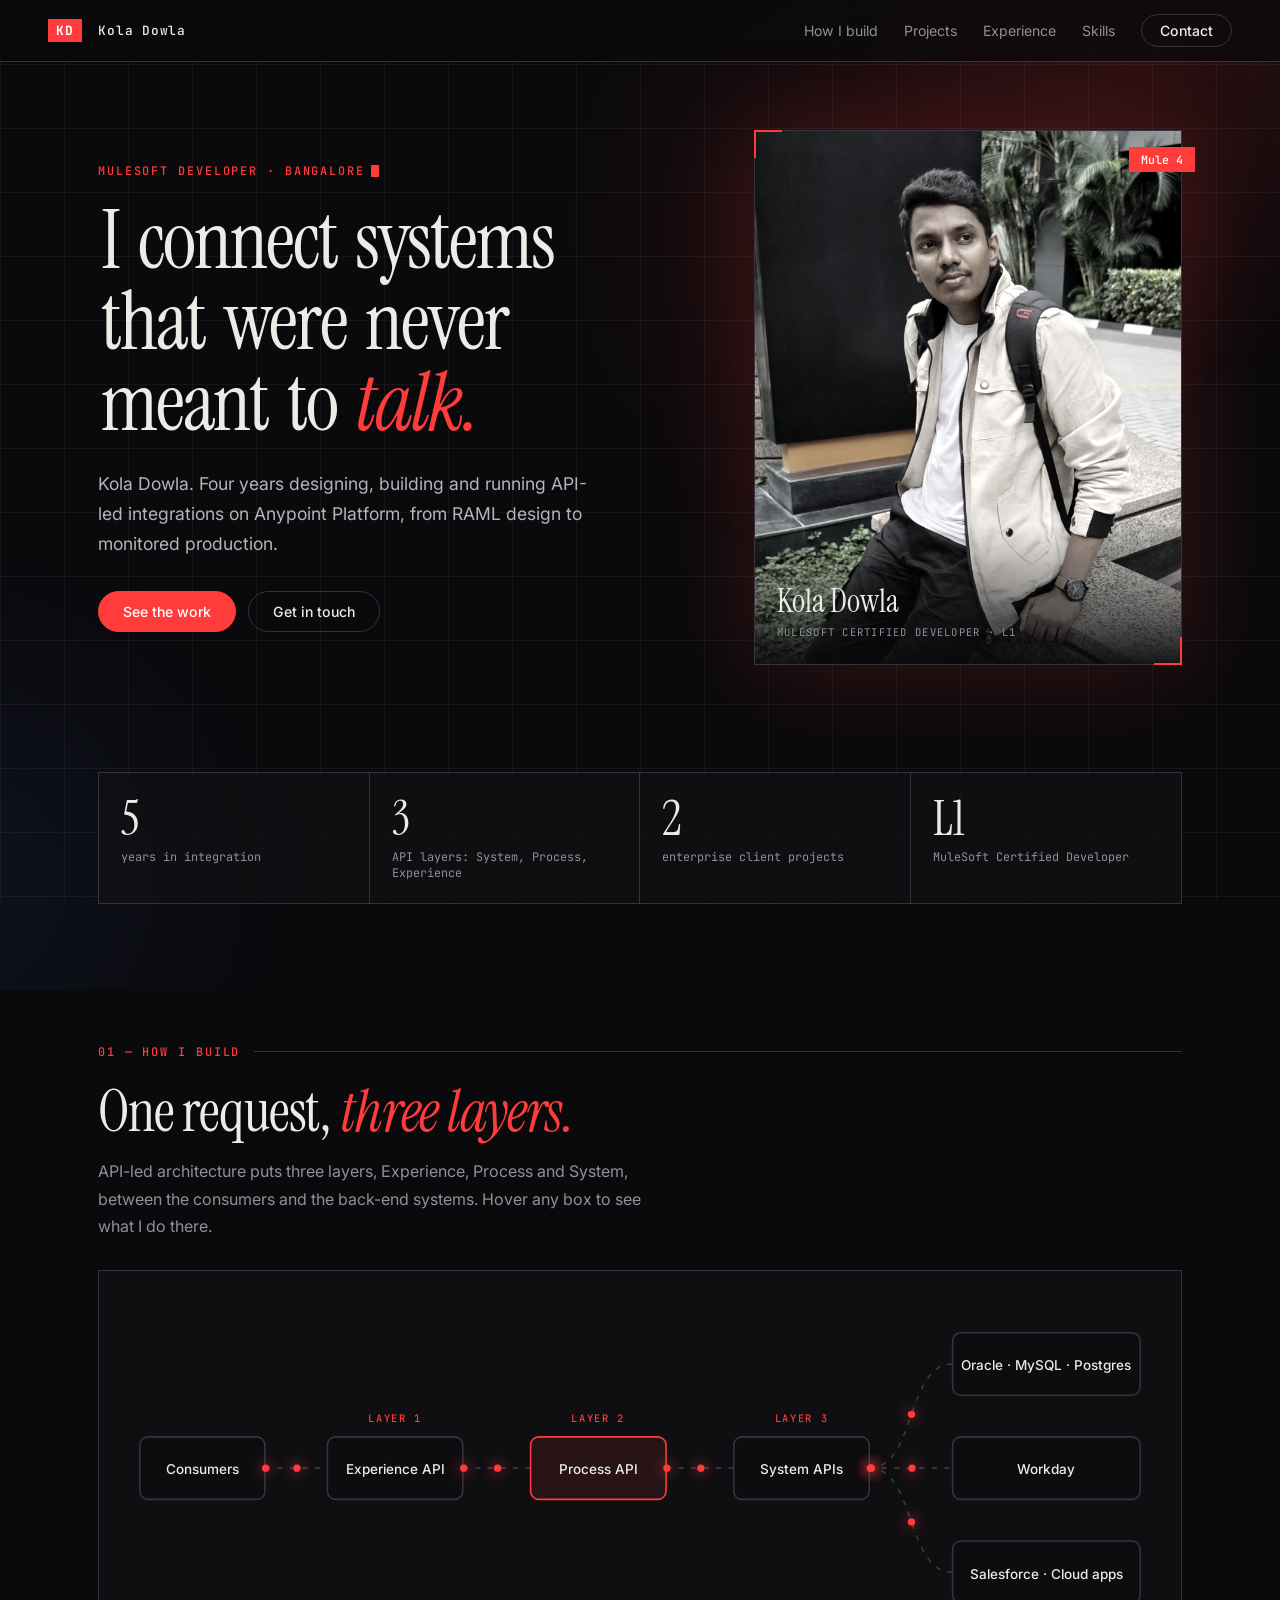
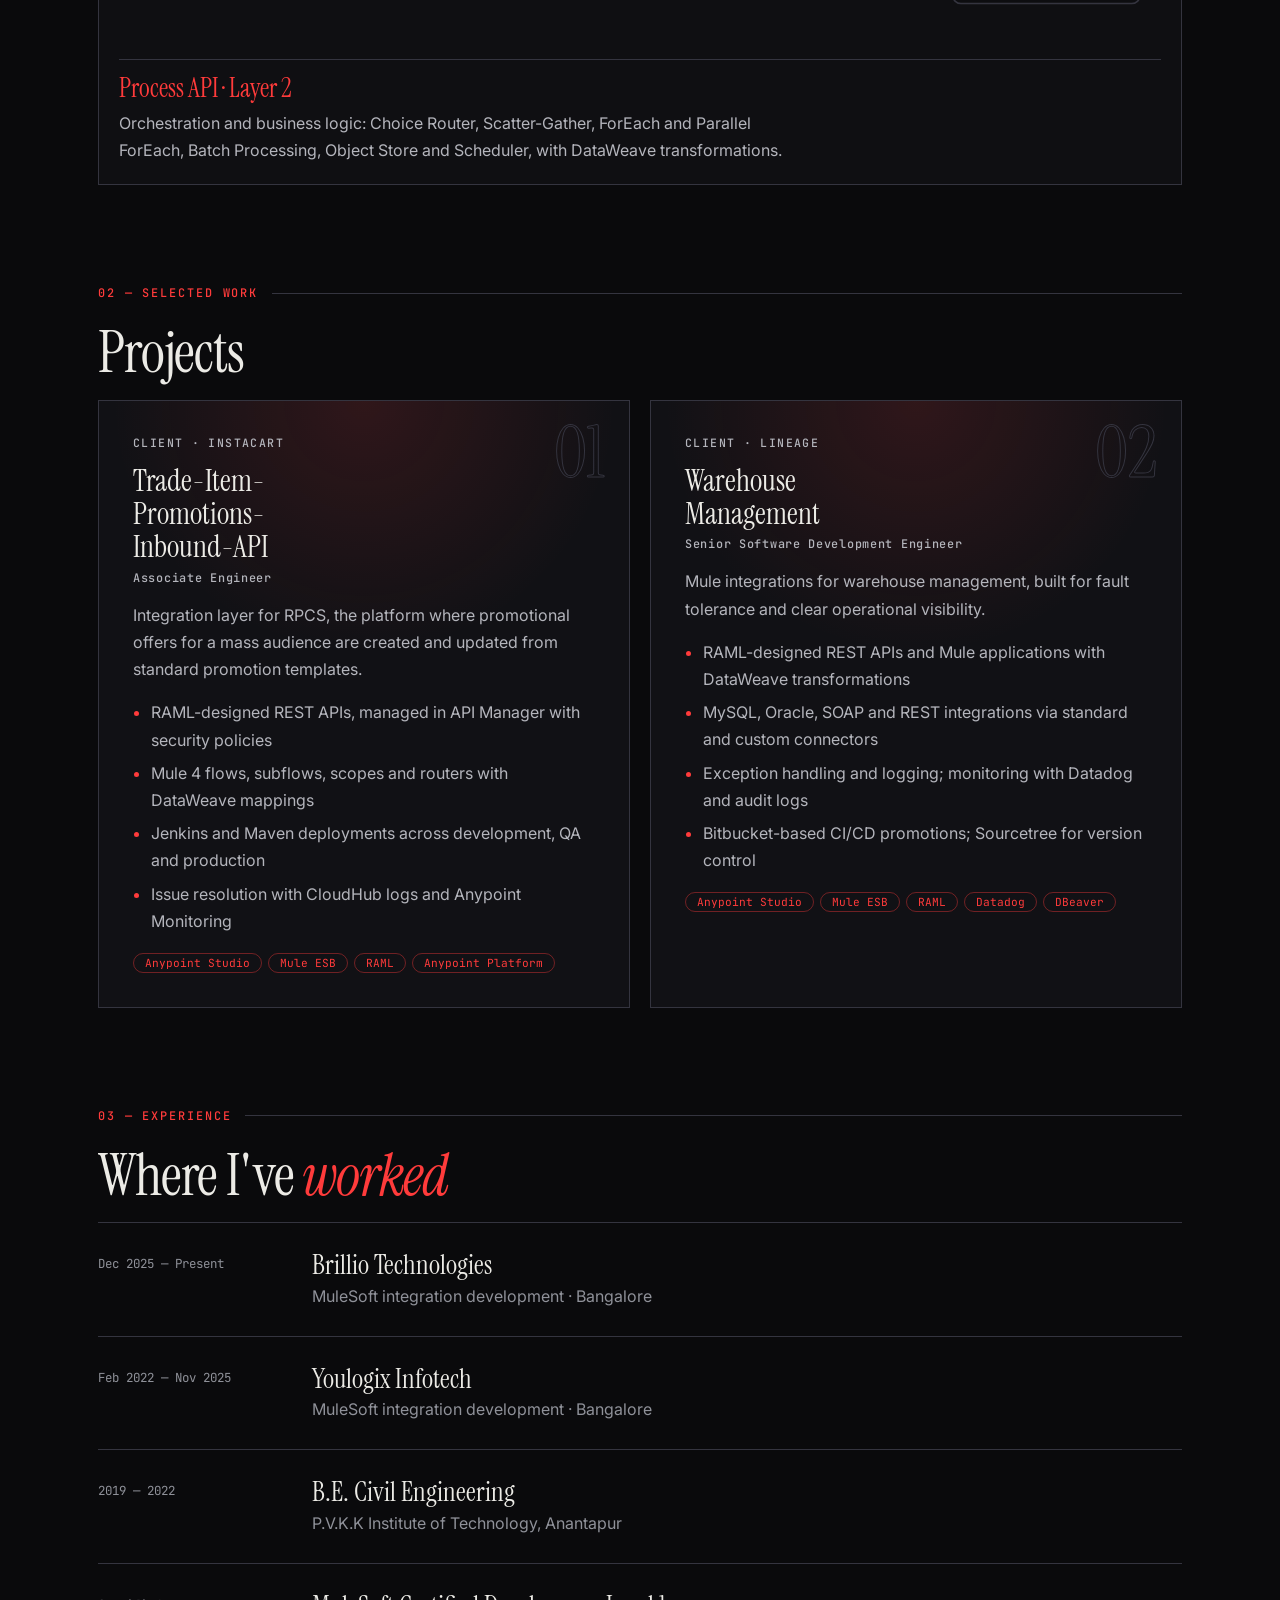
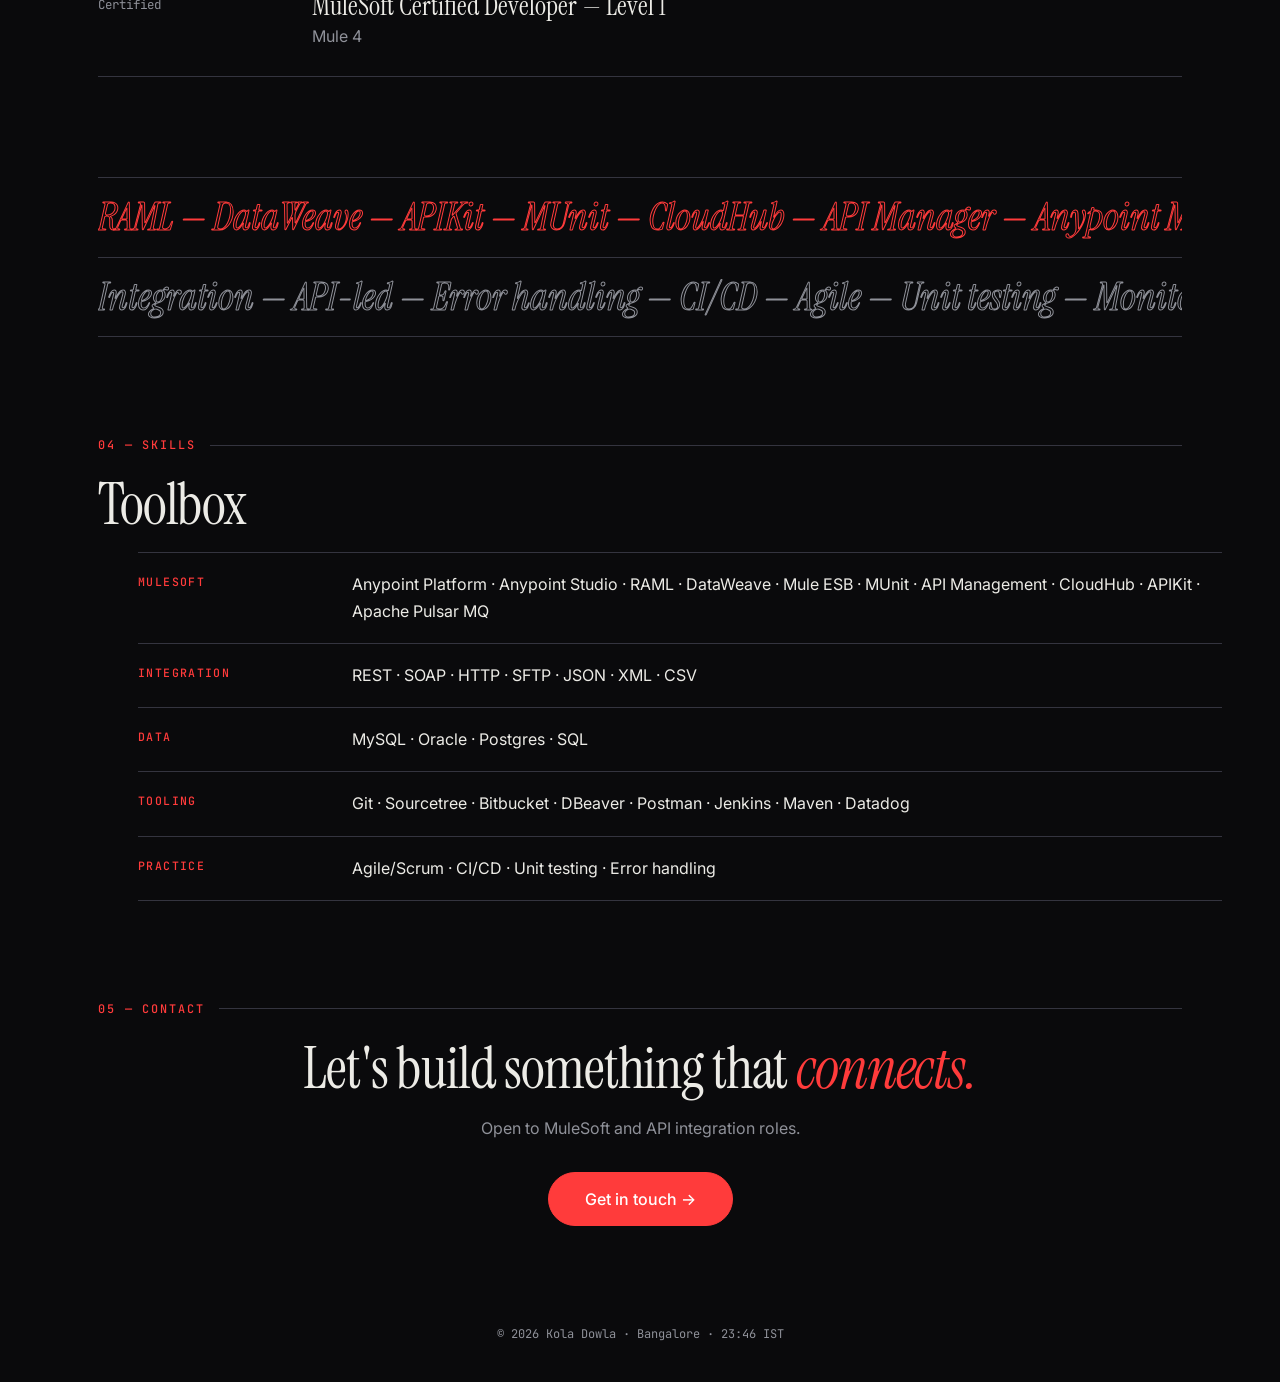
<file: index.html>
<!DOCTYPE html>
<html lang="en"><head><meta charset="utf-8"><meta name="viewport" content="width=device-width,initial-scale=1">
<title>Kola Dowla — MuleSoft Developer</title>
<meta name="description" content="MuleSoft Certified Developer building API-led integrations on Anypoint Platform. Bangalore.">
<link rel="preconnect" href="https://fonts.googleapis.com"><link rel="preconnect" href="https://fonts.gstatic.com" crossorigin>
<link href="https://fonts.googleapis.com/css2?family=Instrument+Serif:ital@0;1&family=Inter:wght@400;500;600&family=JetBrains+Mono:wght@400;500&display=swap" rel="stylesheet">
<link rel="stylesheet" href="style.css">
</head><body>
<div class="loader" id="loader"><span>KD</span><i></i></div>
<div class="spot" aria-hidden="true"></div><div class="prog"></div>
<header class="nav"><a class="mono" href="#top"><b>KD</b> Kola Dowla</a>
<nav><a href="#flow">How I build</a><a href="#projects">Projects</a><a href="#experience">Experience</a><a href="#skills">Skills</a><button class="btn sm" data-open>Contact</button></nav></header>

<main id="top">
<section class="hero"><div class="hero-t">
 <p class="eyebrow">MuleSoft Developer · Bangalore</p>
 <h1>I connect systems that were never meant to <em>talk.</em></h1>
 <p class="lead">Kola Dowla. Four years designing, building and running API-led integrations on Anypoint Platform, from RAML design to monitored production.</p>
 <div class="row"><a class="btn solid" href="#projects">See the work</a><button class="btn" data-open>Get in touch</button></div>
</div>
<figure class="ph"><img src="[data-uri]" alt="Kola Dowla" width="720" height="900"><figcaption><b>Kola Dowla</b><span>MULESOFT CERTIFIED DEVELOPER · L1</span></figcaption><em class="tg">Mule 4</em></figure>
<dl class="stats"><div><dt>5</dt><dd>years in integration</dd></div><div><dt>3</dt><dd>API layers: System, Process, Experience</dd></div><div><dt>2</dt><dd>enterprise client projects</dd></div><div><dt>L1</dt><dd>MuleSoft Certified Developer</dd></div></dl>
</section>

<section id="flow" class="rv"><p class="lab">01 — How I build</p><h2>One request, <em>three layers.</em></h2>
<p class="sub">API-led architecture puts three layers, Experience, Process and System, between the consumers and the back-end systems. Hover any box to see what I do there.</p>
<div class="flow"><svg viewBox="0 0 1000 340" role="img" aria-label="API-led flow: consumers to Experience, Process and System APIs to backends">
<g fill="none" stroke="#3a3a46" stroke-width="1.5"><path id="p0" d="M140 170H200"/><path id="p1" d="M330 170H395"/><path id="p2" d="M525 170H590"/><path id="p3" d="M720 170C765 170 755 70 800 70"/><path id="p4" d="M720 170H800"/><path id="p5" d="M720 170C765 170 755 270 800 270"/></g>
<g class="nd" data-i="0"><rect x="20" y="140" width="120" height="60" rx="8"/><text x="80" y="176">Consumers</text></g>
<g class="nd" data-i="1"><rect x="200" y="140" width="130" height="60" rx="8"/><text x="265" y="176">Experience API</text></g>
<g class="nd" data-i="2"><rect x="395" y="140" width="130" height="60" rx="8"/><text x="460" y="176">Process API</text></g>
<g class="nd" data-i="3"><rect x="590" y="140" width="130" height="60" rx="8"/><text x="655" y="176">System APIs</text></g>
<g class="nd" data-i="4"><rect x="800" y="40" width="180" height="60" rx="8"/><text x="890" y="76">Oracle · MySQL · Postgres</text></g>
<g class="nd" data-i="4"><rect x="800" y="140" width="180" height="60" rx="8"/><text x="890" y="176">Workday</text></g>
<g class="nd" data-i="4"><rect x="800" y="240" width="180" height="60" rx="8"/><text x="890" y="276">Salesforce · Cloud apps</text></g>
<g class="lyr"><text x="265" y="126">LAYER 1</text><text x="460" y="126">LAYER 2</text><text x="655" y="126">LAYER 3</text></g>
<g id="pk"></g></svg>
<div class="info" id="info" aria-live="polite"></div></div></section>

<section id="projects" class="rv"><p class="lab">02 — Selected work</p><h2>Projects</h2><div class="pgrid">
 <article class="card"><span class="no">01</span><p class="cl">Client · Instacart</p><h3>Trade-Item-Promotions-Inbound-API</h3><p class="role">Associate Engineer</p>
  <p>Integration layer for RPCS, the platform where promotional offers for a mass audience are created and updated from standard promotion templates.</p>
  <ul><li>RAML-designed REST APIs, managed in API Manager with security policies</li><li>Mule 4 flows, subflows, scopes and routers with DataWeave mappings</li><li>Jenkins and Maven deployments across development, QA and production</li><li>Issue resolution with CloudHub logs and Anypoint Monitoring</li></ul>
  <div class="tags"><span>Anypoint Studio</span><span>Mule ESB</span><span>RAML</span><span>Anypoint Platform</span></div></article>
 <article class="card"><span class="no">02</span><p class="cl">Client · Lineage</p><h3>Warehouse Management</h3><p class="role">Senior Software Development Engineer</p>
  <p>Mule integrations for warehouse management, built for fault tolerance and clear operational visibility.</p>
  <ul><li>RAML-designed REST APIs and Mule applications with DataWeave transformations</li><li>MySQL, Oracle, SOAP and REST integrations via standard and custom connectors</li><li>Exception handling and logging; monitoring with Datadog and audit logs</li><li>Bitbucket-based CI/CD promotions; Sourcetree for version control</li></ul>
  <div class="tags"><span>Anypoint Studio</span><span>Mule ESB</span><span>RAML</span><span>Datadog</span><span>DBeaver</span></div></article>
</div></section>

<section id="experience" class="rv"><p class="lab">03 — Experience</p><h2>Where I've <em>worked</em></h2><div class="tl">
 <div class="job"><span>Dec 2025 — Present</span><div><h3>Brillio Technologies</h3><p>MuleSoft integration development · Bangalore</p></div></div>
 <div class="job"><span>Feb 2022 — Nov 2025</span><div><h3>Youlogix Infotech</h3><p>MuleSoft integration development · Bangalore</p></div></div>
 <div class="job"><span>2019 — 2022</span><div><h3>B.E. Civil Engineering</h3><p>P.V.K.K Institute of Technology, Anantapur</p></div></div>
 <div class="job"><span>Certified</span><div><h3>MuleSoft Certified Developer — Level 1</h3><p>Mule 4</p></div></div></div></section>

<div class="mq" aria-hidden="true"><div>RAML — DataWeave — APIKit — MUnit — CloudHub — API Manager — Anypoint Monitoring — Jenkins — Maven — Datadog — SOAP — REST — SFTP — RAML — DataWeave — APIKit — MUnit — CloudHub — API Manager — Anypoint Monitoring — Jenkins — Maven — Datadog — SOAP — REST — SFTP — </div></div>

<div class="mq rev" aria-hidden="true"><div>Integration — API-led — Error handling — CI/CD — Agile — Unit testing — Monitoring — Integration — API-led — Error handling — CI/CD — Agile — Unit testing — Monitoring — </div></div>

<section id="skills" class="rv"><p class="lab">04 — Skills</p><h2>Toolbox</h2><dl class="sk">
 <div><dt>MuleSoft</dt><dd>Anypoint Platform · Anypoint Studio · RAML · DataWeave · Mule ESB · MUnit · API Management · CloudHub · APIKit · Apache Pulsar MQ</dd></div>
 <div><dt>Integration</dt><dd>REST · SOAP · HTTP · SFTP · JSON · XML · CSV</dd></div>
 <div><dt>Data</dt><dd>MySQL · Oracle · Postgres · SQL</dd></div>
 <div><dt>Tooling</dt><dd>Git · Sourcetree · Bitbucket · DBeaver · Postman · Jenkins · Maven · Datadog</dd></div>
 <div><dt>Practice</dt><dd>Agile/Scrum · CI/CD · Unit testing · Error handling</dd></div></dl></section>

<section id="contact" class="rv cta"><p class="lab">05 — Contact</p><h2>Let's build something that <em>connects.</em></h2>
<p class="sub">Open to MuleSoft and API integration roles.</p><button class="btn solid big" data-open>Get in touch →</button></section>
</main>
<footer>© <span id="yr"></span> Kola Dowla · Bangalore <span id="clock"></span></footer>

<div class="modal" id="modal" role="dialog" aria-modal="true" aria-labelledby="mt" aria-hidden="true"><div class="sheet">
 <button class="x" data-close aria-label="Close">✕</button><h3 id="mt">Get in touch</h3>
 <a class="ct" href="mailto:dowlakola43@gmail.com?subject=Portfolio%20enquiry"><span><small>EMAIL · opens your mail app or Outlook</small>dowlakola43@gmail.com</span><i>↗</i></a>
 <div class="acts"><a class="mini" href="https://outlook.office.com/mail/deeplink/compose?to=dowlakola43%40gmail.com&subject=Portfolio%20enquiry" target="_blank" rel="noopener">Open in Outlook web</a><button class="mini" data-copy="dowlakola43@gmail.com">Copy email</button></div>
 <a class="ct" href="tel:+919901135654"><span><small>PHONE · tap to call</small>+91 99011 35654</span><i>↗</i></a>
 <div class="acts"><button class="mini" data-copy="+919901135654">Copy number</button></div></div></div>
<script src="script.js"></script></body></html>
</file>
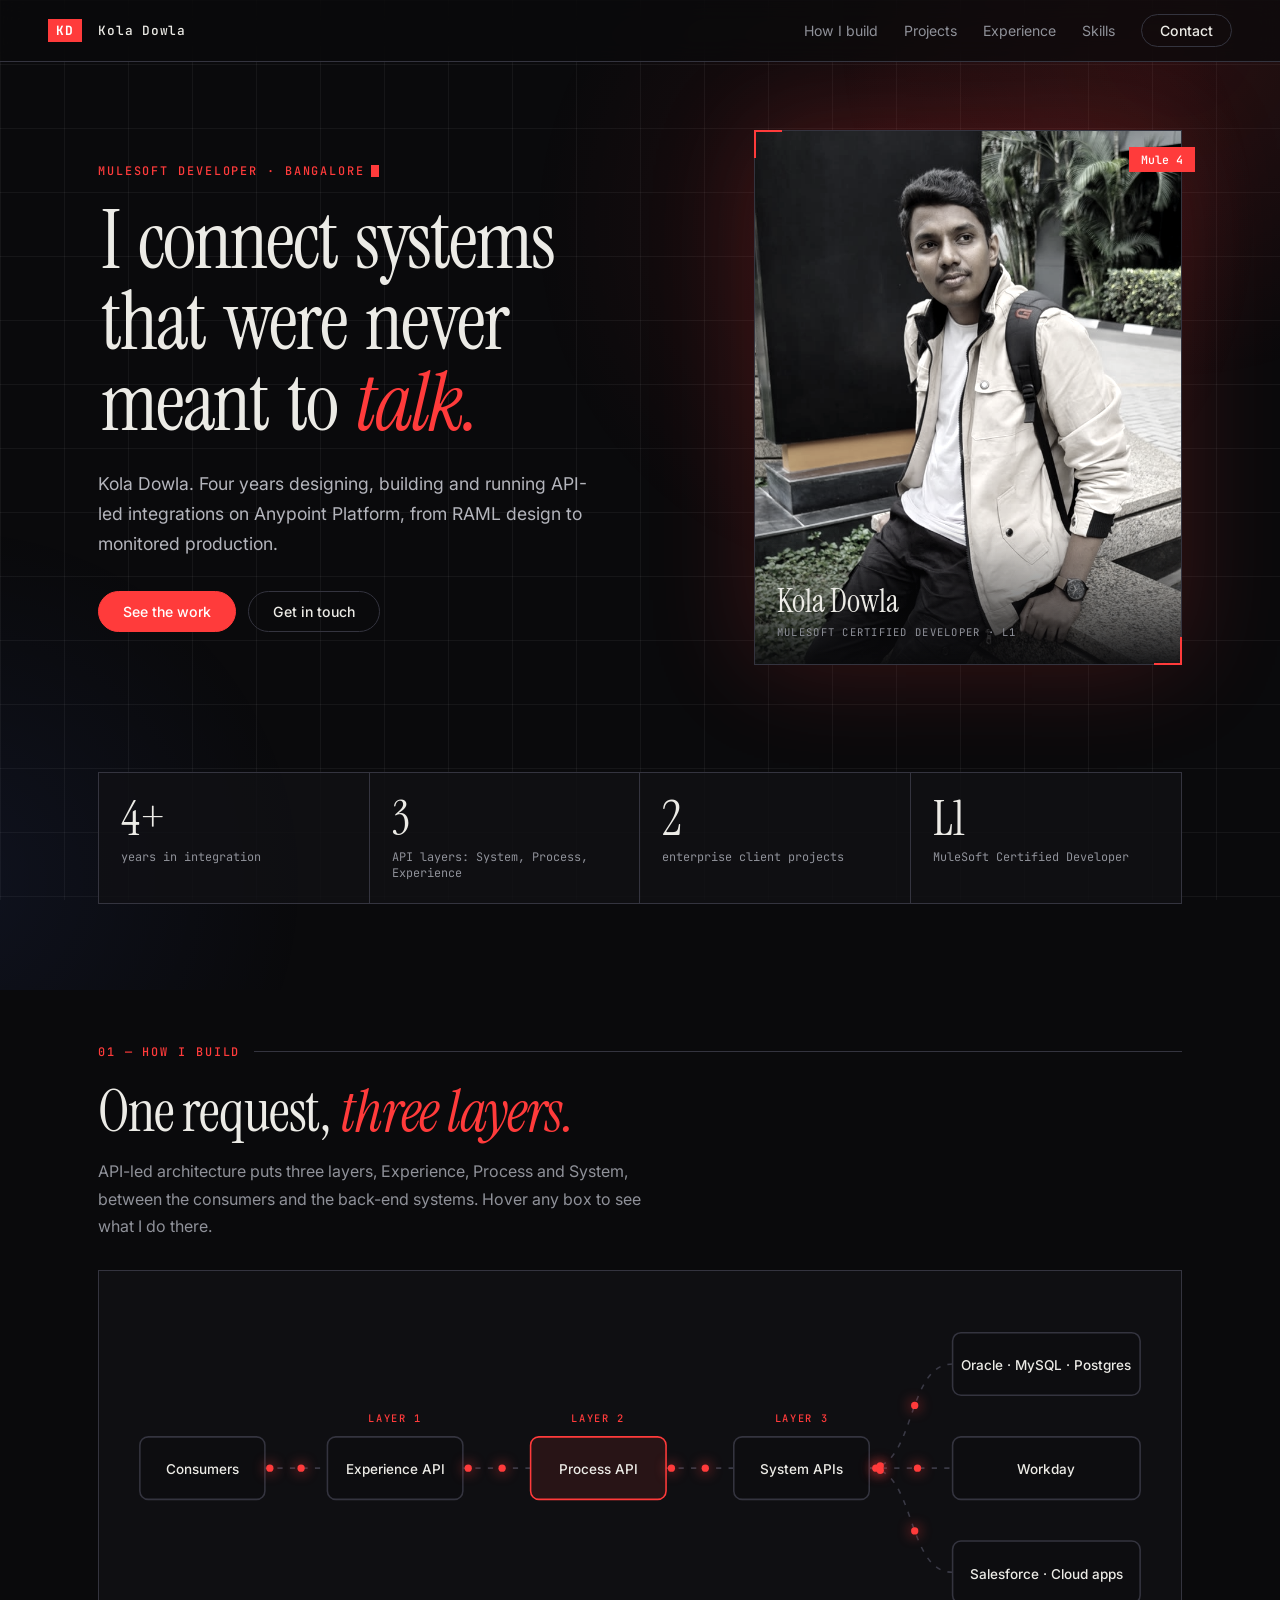
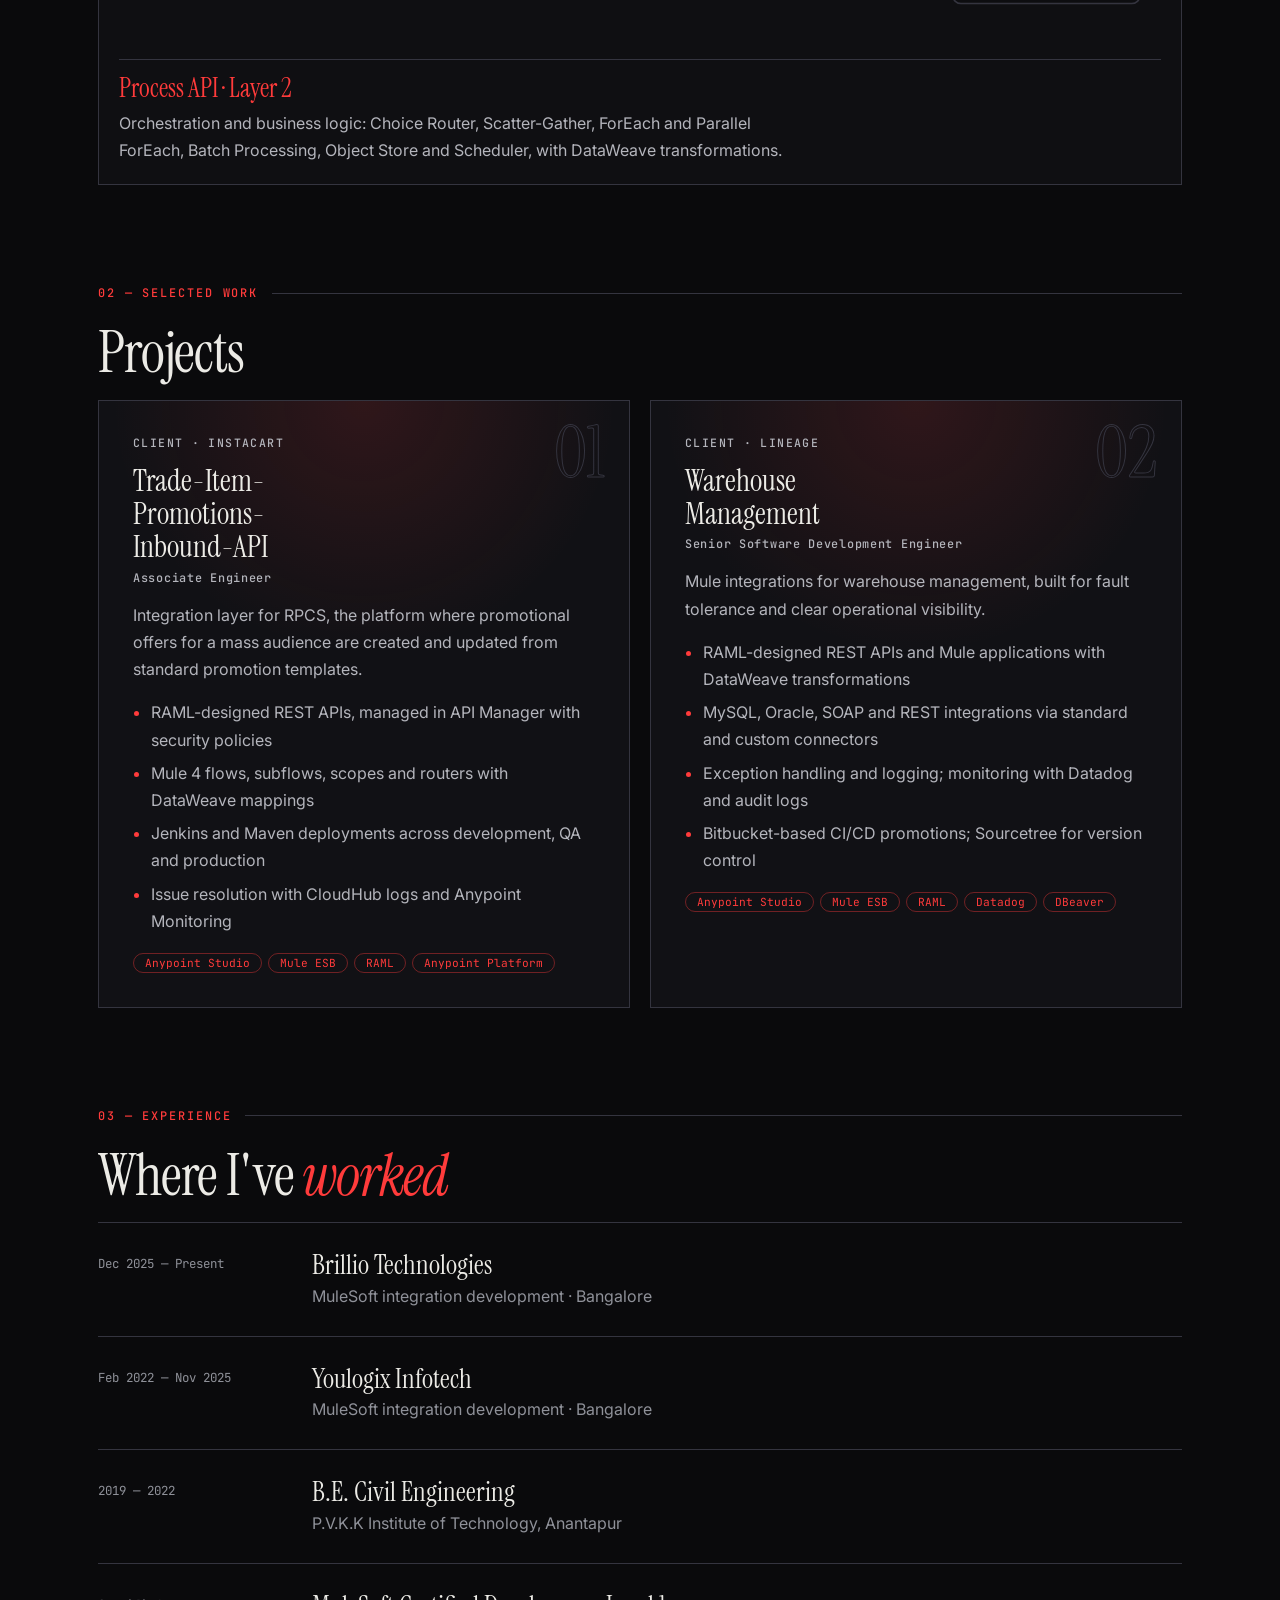
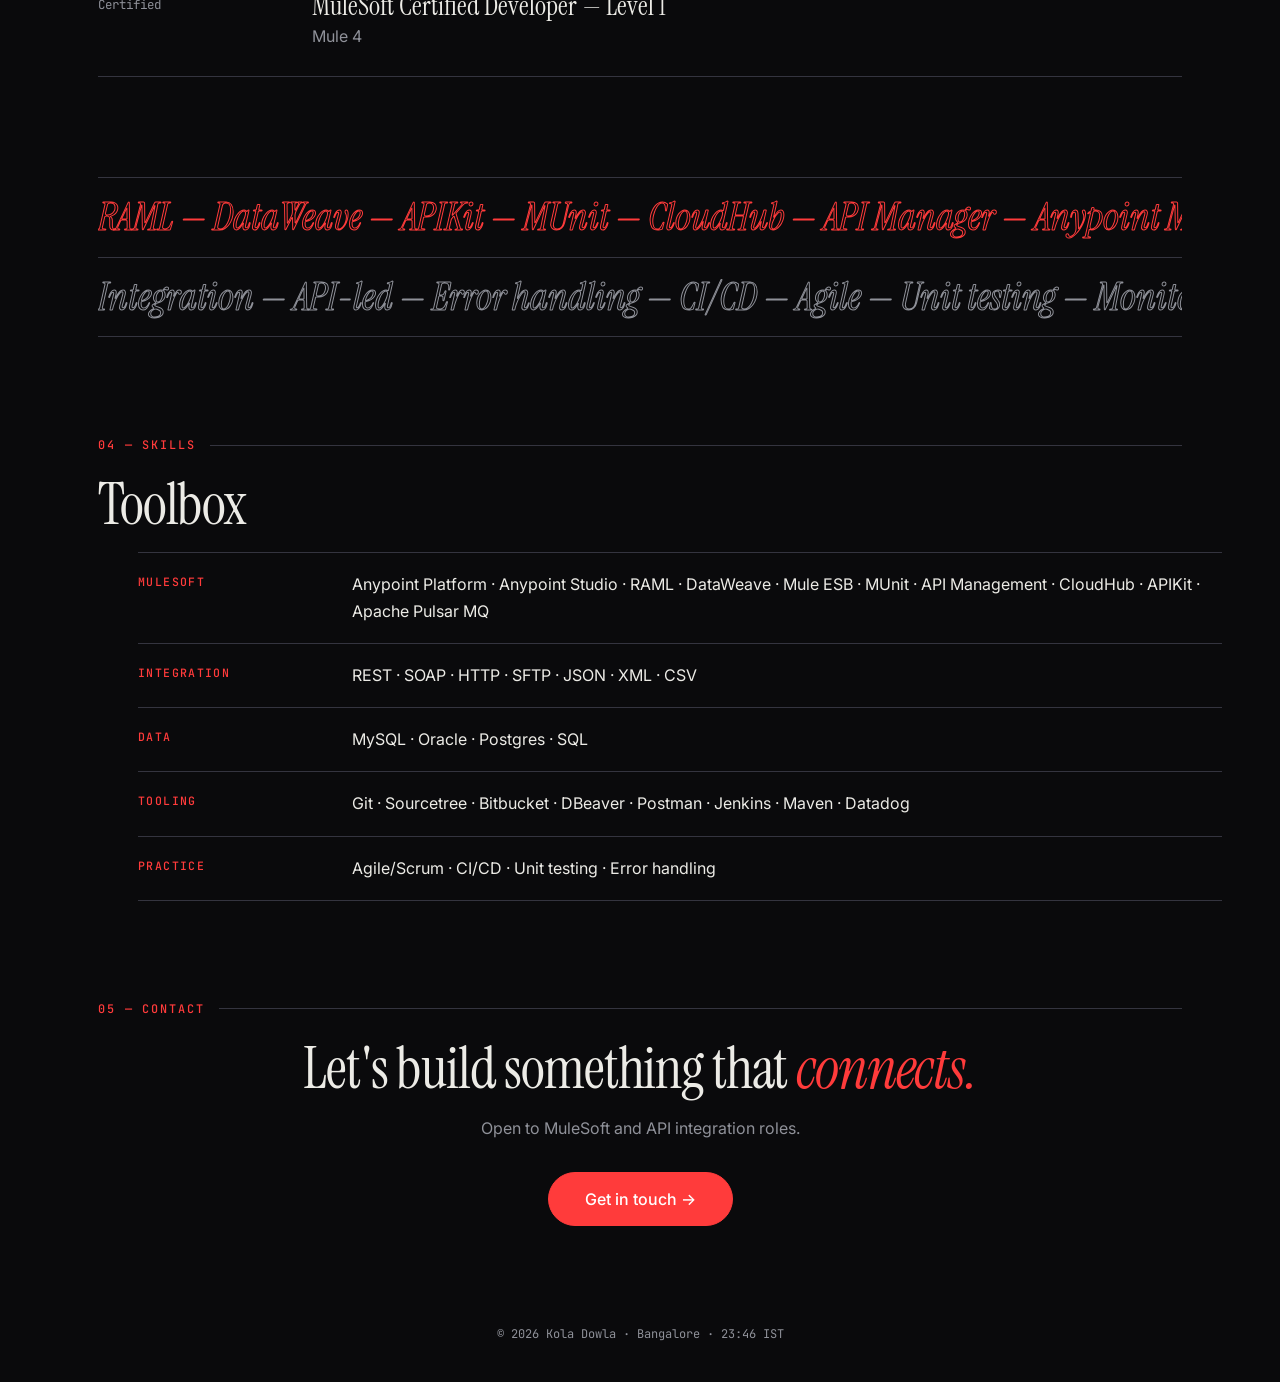
<file: kola-portfolio-ultimate/kola-portfolio-ultimate/index.html>
<!DOCTYPE html>
<html lang="en"><head><meta charset="utf-8"><meta name="viewport" content="width=device-width,initial-scale=1">
<title>Kola Dowla — MuleSoft Developer</title>
<meta name="description" content="MuleSoft Certified Developer building API-led integrations on Anypoint Platform. Bangalore.">
<link rel="preconnect" href="https://fonts.googleapis.com"><link rel="preconnect" href="https://fonts.gstatic.com" crossorigin>
<link href="https://fonts.googleapis.com/css2?family=Instrument+Serif:ital@0;1&family=Inter:wght@400;500;600&family=JetBrains+Mono:wght@400;500&display=swap" rel="stylesheet">
<link rel="stylesheet" href="style.css">
</head><body>
<div class="loader" id="loader"><span>KD</span><i></i></div>
<div class="spot" aria-hidden="true"></div><div class="prog"></div>
<header class="nav"><a class="mono" href="#top"><b>KD</b> Kola Dowla</a>
<nav><a href="#flow">How I build</a><a href="#projects">Projects</a><a href="#experience">Experience</a><a href="#skills">Skills</a><button class="btn sm" data-open>Contact</button></nav></header>

<main id="top">
<section class="hero"><div class="hero-t">
 <p class="eyebrow">MuleSoft Developer · Bangalore</p>
 <h1>I connect systems that were never meant to <em>talk.</em></h1>
 <p class="lead">Kola Dowla. Four years designing, building and running API-led integrations on Anypoint Platform, from RAML design to monitored production.</p>
 <div class="row"><a class="btn solid" href="#projects">See the work</a><button class="btn" data-open>Get in touch</button></div>
</div>
<figure class="ph"><img src="[data-uri]" alt="Kola Dowla" width="720" height="900"><figcaption><b>Kola Dowla</b><span>MULESOFT CERTIFIED DEVELOPER · L1</span></figcaption><em class="tg">Mule 4</em></figure>
<dl class="stats"><div><dt>4+</dt><dd>years in integration</dd></div><div><dt>3</dt><dd>API layers: System, Process, Experience</dd></div><div><dt>2</dt><dd>enterprise client projects</dd></div><div><dt>L1</dt><dd>MuleSoft Certified Developer</dd></div></dl>
</section>

<section id="flow" class="rv"><p class="lab">01 — How I build</p><h2>One request, <em>three layers.</em></h2>
<p class="sub">API-led architecture puts three layers, Experience, Process and System, between the consumers and the back-end systems. Hover any box to see what I do there.</p>
<div class="flow"><svg viewBox="0 0 1000 340" role="img" aria-label="API-led flow: consumers to Experience, Process and System APIs to backends">
<g fill="none" stroke="#3a3a46" stroke-width="1.5"><path id="p0" d="M140 170H200"/><path id="p1" d="M330 170H395"/><path id="p2" d="M525 170H590"/><path id="p3" d="M720 170C765 170 755 70 800 70"/><path id="p4" d="M720 170H800"/><path id="p5" d="M720 170C765 170 755 270 800 270"/></g>
<g class="nd" data-i="0"><rect x="20" y="140" width="120" height="60" rx="8"/><text x="80" y="176">Consumers</text></g>
<g class="nd" data-i="1"><rect x="200" y="140" width="130" height="60" rx="8"/><text x="265" y="176">Experience API</text></g>
<g class="nd" data-i="2"><rect x="395" y="140" width="130" height="60" rx="8"/><text x="460" y="176">Process API</text></g>
<g class="nd" data-i="3"><rect x="590" y="140" width="130" height="60" rx="8"/><text x="655" y="176">System APIs</text></g>
<g class="nd" data-i="4"><rect x="800" y="40" width="180" height="60" rx="8"/><text x="890" y="76">Oracle · MySQL · Postgres</text></g>
<g class="nd" data-i="4"><rect x="800" y="140" width="180" height="60" rx="8"/><text x="890" y="176">Workday</text></g>
<g class="nd" data-i="4"><rect x="800" y="240" width="180" height="60" rx="8"/><text x="890" y="276">Salesforce · Cloud apps</text></g>
<g class="lyr"><text x="265" y="126">LAYER 1</text><text x="460" y="126">LAYER 2</text><text x="655" y="126">LAYER 3</text></g>
<g id="pk"></g></svg>
<div class="info" id="info" aria-live="polite"></div></div></section>

<section id="projects" class="rv"><p class="lab">02 — Selected work</p><h2>Projects</h2><div class="pgrid">
 <article class="card"><span class="no">01</span><p class="cl">Client · Instacart</p><h3>Trade-Item-Promotions-Inbound-API</h3><p class="role">Associate Engineer</p>
  <p>Integration layer for RPCS, the platform where promotional offers for a mass audience are created and updated from standard promotion templates.</p>
  <ul><li>RAML-designed REST APIs, managed in API Manager with security policies</li><li>Mule 4 flows, subflows, scopes and routers with DataWeave mappings</li><li>Jenkins and Maven deployments across development, QA and production</li><li>Issue resolution with CloudHub logs and Anypoint Monitoring</li></ul>
  <div class="tags"><span>Anypoint Studio</span><span>Mule ESB</span><span>RAML</span><span>Anypoint Platform</span></div></article>
 <article class="card"><span class="no">02</span><p class="cl">Client · Lineage</p><h3>Warehouse Management</h3><p class="role">Senior Software Development Engineer</p>
  <p>Mule integrations for warehouse management, built for fault tolerance and clear operational visibility.</p>
  <ul><li>RAML-designed REST APIs and Mule applications with DataWeave transformations</li><li>MySQL, Oracle, SOAP and REST integrations via standard and custom connectors</li><li>Exception handling and logging; monitoring with Datadog and audit logs</li><li>Bitbucket-based CI/CD promotions; Sourcetree for version control</li></ul>
  <div class="tags"><span>Anypoint Studio</span><span>Mule ESB</span><span>RAML</span><span>Datadog</span><span>DBeaver</span></div></article>
</div></section>

<section id="experience" class="rv"><p class="lab">03 — Experience</p><h2>Where I've <em>worked</em></h2><div class="tl">
 <div class="job"><span>Dec 2025 — Present</span><div><h3>Brillio Technologies</h3><p>MuleSoft integration development · Bangalore</p></div></div>
 <div class="job"><span>Feb 2022 — Nov 2025</span><div><h3>Youlogix Infotech</h3><p>MuleSoft integration development · Bangalore</p></div></div>
 <div class="job"><span>2019 — 2022</span><div><h3>B.E. Civil Engineering</h3><p>P.V.K.K Institute of Technology, Anantapur</p></div></div>
 <div class="job"><span>Certified</span><div><h3>MuleSoft Certified Developer — Level 1</h3><p>Mule 4</p></div></div></div></section>

<div class="mq" aria-hidden="true"><div>RAML — DataWeave — APIKit — MUnit — CloudHub — API Manager — Anypoint Monitoring — Jenkins — Maven — Datadog — SOAP — REST — SFTP — RAML — DataWeave — APIKit — MUnit — CloudHub — API Manager — Anypoint Monitoring — Jenkins — Maven — Datadog — SOAP — REST — SFTP — </div></div>

<div class="mq rev" aria-hidden="true"><div>Integration — API-led — Error handling — CI/CD — Agile — Unit testing — Monitoring — Integration — API-led — Error handling — CI/CD — Agile — Unit testing — Monitoring — </div></div>

<section id="skills" class="rv"><p class="lab">04 — Skills</p><h2>Toolbox</h2><dl class="sk">
 <div><dt>MuleSoft</dt><dd>Anypoint Platform · Anypoint Studio · RAML · DataWeave · Mule ESB · MUnit · API Management · CloudHub · APIKit · Apache Pulsar MQ</dd></div>
 <div><dt>Integration</dt><dd>REST · SOAP · HTTP · SFTP · JSON · XML · CSV</dd></div>
 <div><dt>Data</dt><dd>MySQL · Oracle · Postgres · SQL</dd></div>
 <div><dt>Tooling</dt><dd>Git · Sourcetree · Bitbucket · DBeaver · Postman · Jenkins · Maven · Datadog</dd></div>
 <div><dt>Practice</dt><dd>Agile/Scrum · CI/CD · Unit testing · Error handling</dd></div></dl></section>

<section id="contact" class="rv cta"><p class="lab">05 — Contact</p><h2>Let's build something that <em>connects.</em></h2>
<p class="sub">Open to MuleSoft and API integration roles.</p><button class="btn solid big" data-open>Get in touch →</button></section>
</main>
<footer>© <span id="yr"></span> Kola Dowla · Bangalore <span id="clock"></span></footer>

<div class="modal" id="modal" role="dialog" aria-modal="true" aria-labelledby="mt" aria-hidden="true"><div class="sheet">
 <button class="x" data-close aria-label="Close">✕</button><h3 id="mt">Get in touch</h3>
 <a class="ct" href="mailto:dowlakola43@gmail.com?subject=Portfolio%20enquiry"><span><small>EMAIL · opens your mail app or Outlook</small>dowlakola43@gmail.com</span><i>↗</i></a>
 <div class="acts"><a class="mini" href="https://outlook.office.com/mail/deeplink/compose?to=dowlakola43%40gmail.com&subject=Portfolio%20enquiry" target="_blank" rel="noopener">Open in Outlook web</a><button class="mini" data-copy="dowlakola43@gmail.com">Copy email</button></div>
 <a class="ct" href="tel:+919901135654"><span><small>PHONE · tap to call</small>+91 99011 35654</span><i>↗</i></a>
 <div class="acts"><button class="mini" data-copy="+919901135654">Copy number</button></div></div></div>
<script src="script.js"></script></body></html>
</file>
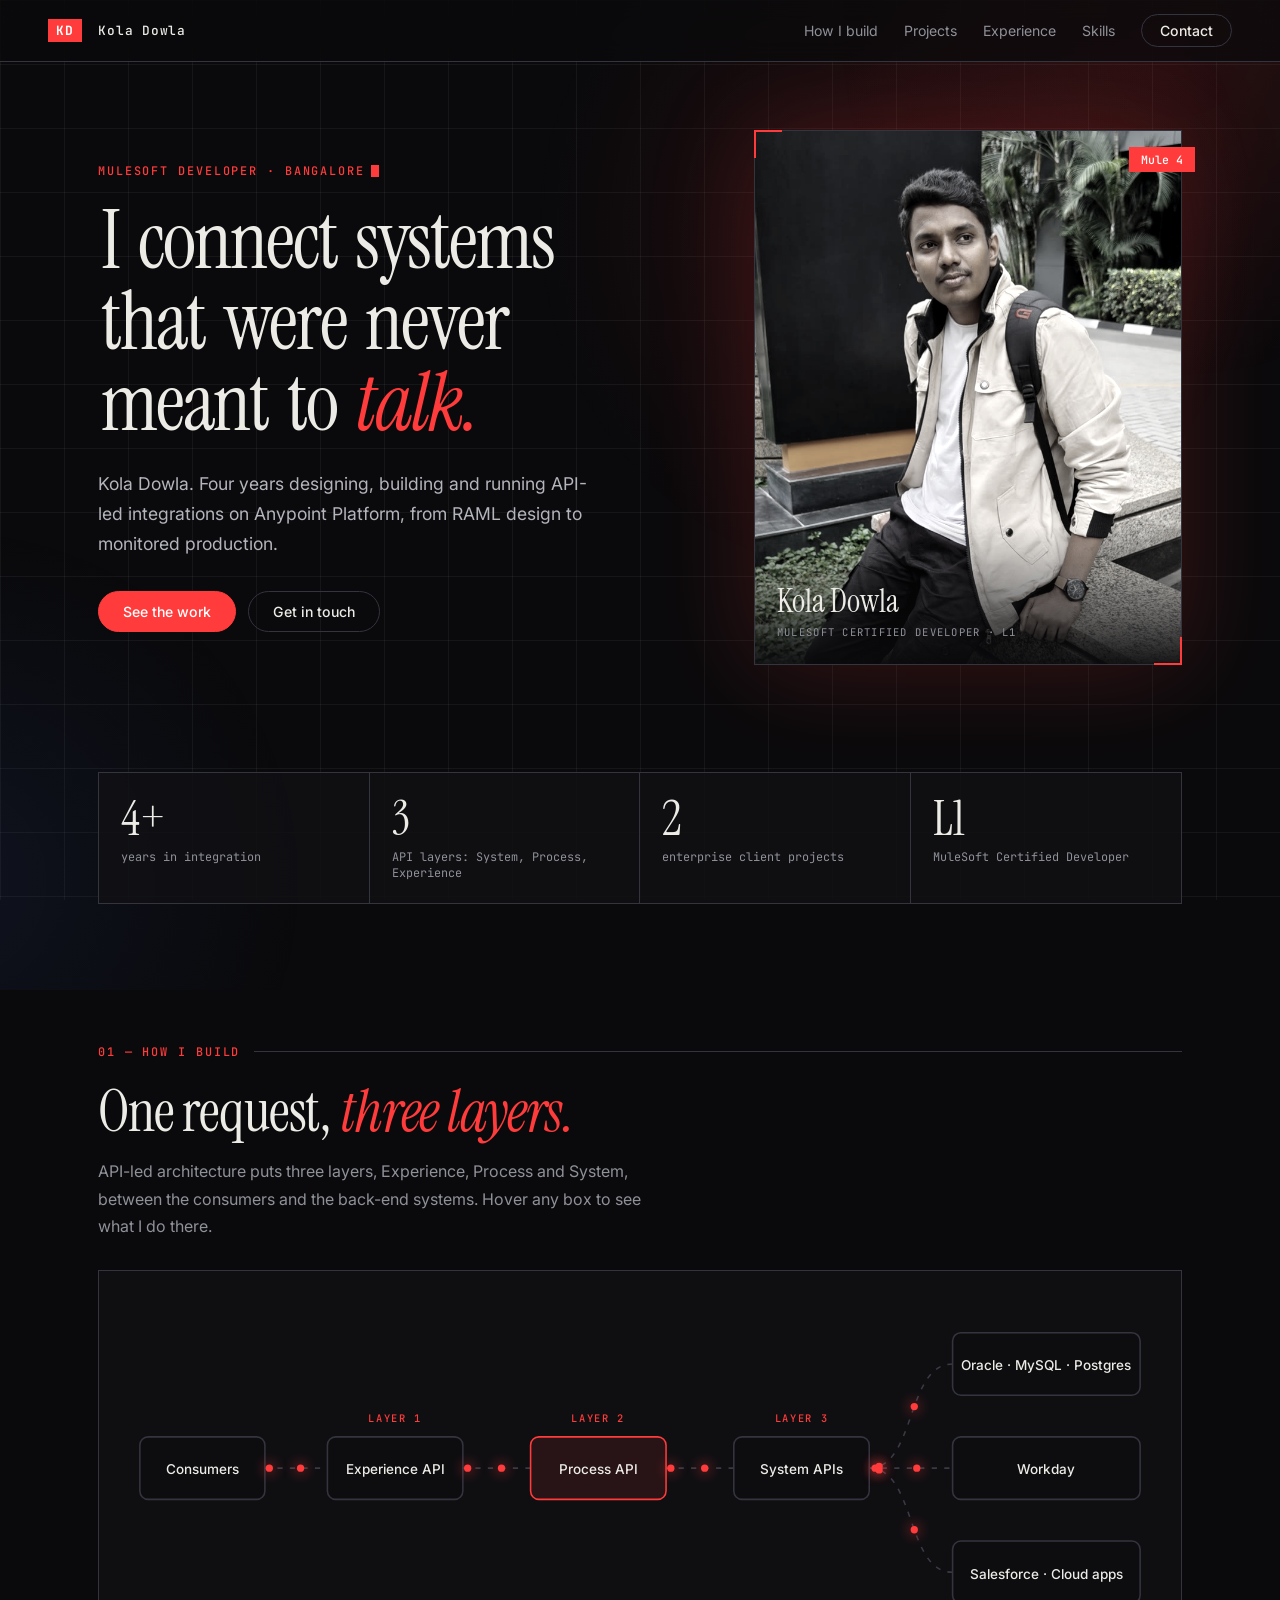
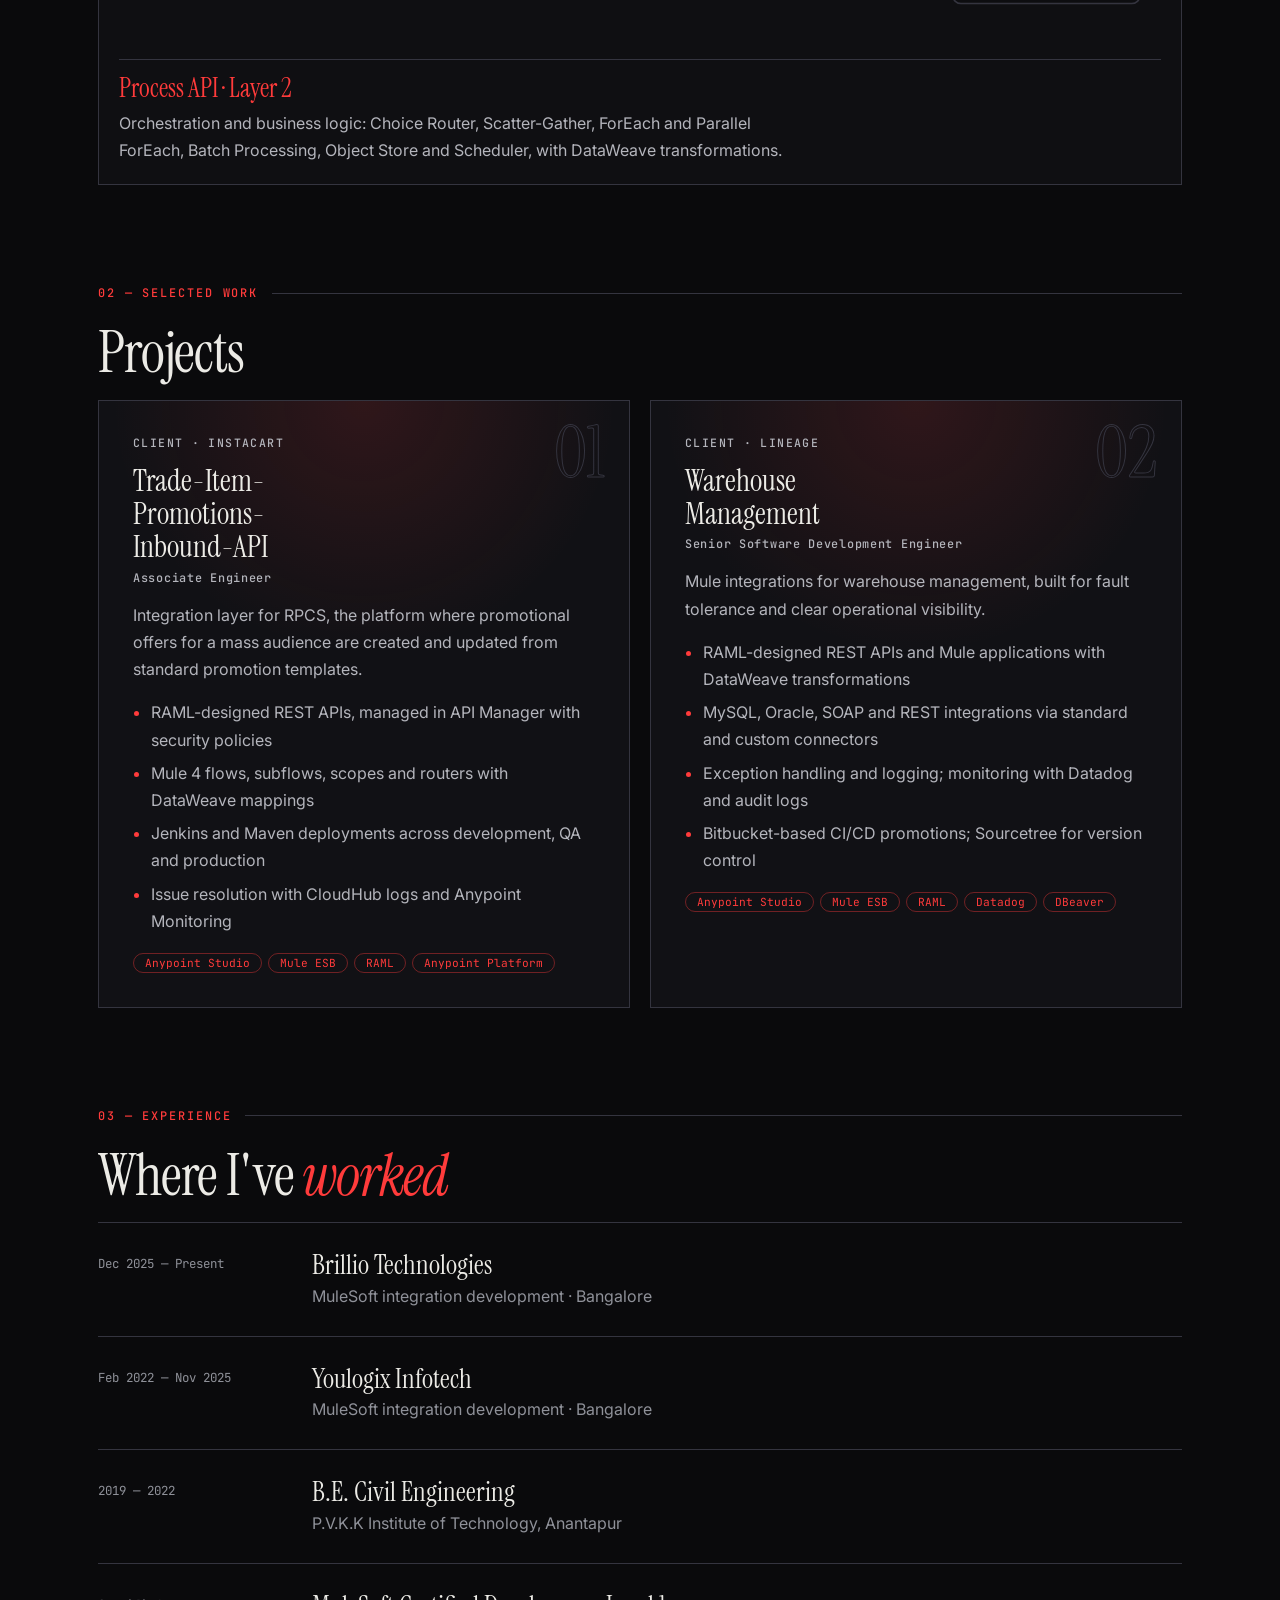
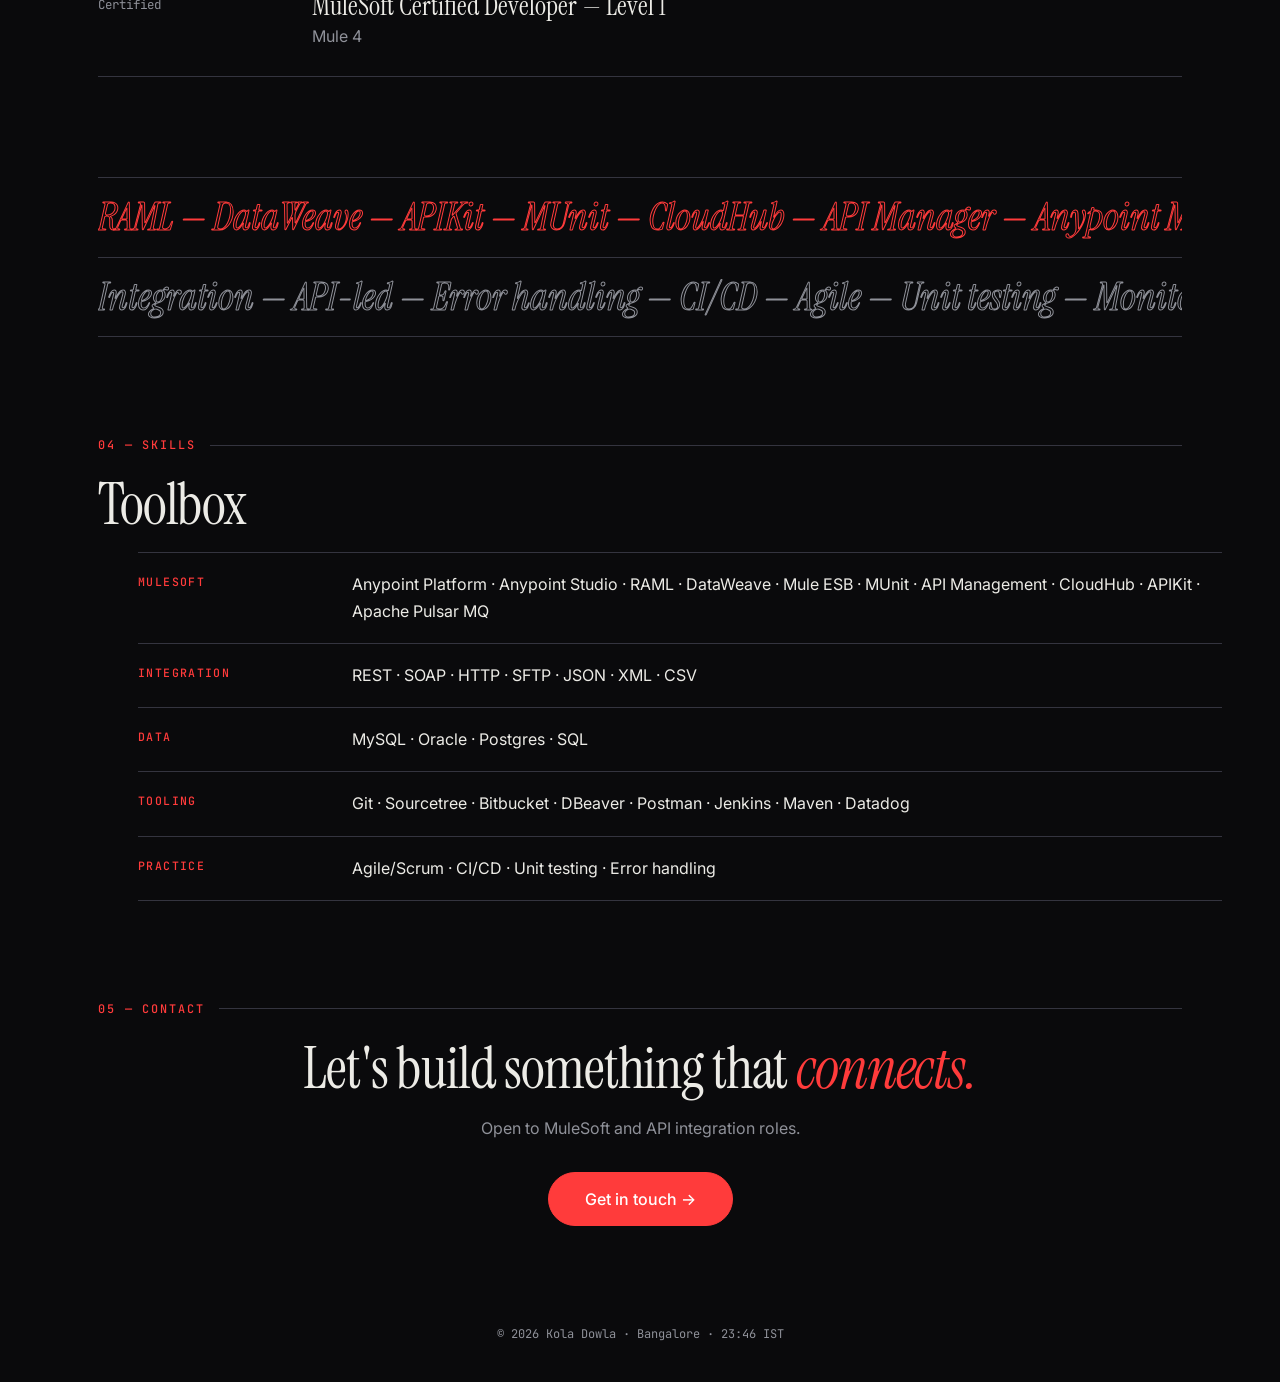
<file: kola-portfolio-ultimate.html>
<!DOCTYPE html>
<html lang="en"><head><meta charset="utf-8"><meta name="viewport" content="width=device-width,initial-scale=1">
<title>Kola Dowla — MuleSoft Developer</title>
<meta name="description" content="MuleSoft Certified Developer building API-led integrations on Anypoint Platform. Bangalore.">
<link rel="preconnect" href="https://fonts.googleapis.com"><link rel="preconnect" href="https://fonts.gstatic.com" crossorigin>
<link href="https://fonts.googleapis.com/css2?family=Instrument+Serif:ital@0;1&family=Inter:wght@400;500;600&family=JetBrains+Mono:wght@400;500&display=swap" rel="stylesheet">
<style>:root{--bg:#0a0a0c;--pn:#111115;--tx:#ecebe6;--mu:#8f9199;--ln:#34343f;--rd:#ff3b3b;--s:"Instrument Serif",Georgia,"Times New Roman",serif;--i:"Inter",system-ui,-apple-system,"Segoe UI",sans-serif;--m:"JetBrains Mono",ui-monospace,Menlo,monospace}
*{box-sizing:border-box}html{scroll-behavior:smooth;scroll-padding-top:80px;background:var(--bg)}
body{margin:0;background:linear-gradient(rgba(255,255,255,.05) 1px,transparent 1px) 0 0/100% 64px,linear-gradient(90deg,rgba(255,255,255,.05) 1px,transparent 1px) 0 0/64px 100%,var(--bg);background-attachment:fixed;color:var(--tx);font:400 1rem/1.7 var(--i);-webkit-font-smoothing:antialiased;overflow-x:hidden}
a{color:inherit;text-decoration:none}::selection{background:var(--rd);color:#fff}:focus-visible{outline:2px solid var(--rd);outline-offset:3px}
.loader{position:fixed;inset:0;z-index:300;background:var(--bg);display:grid;place-content:center;gap:14px;text-align:center;animation:ld .8s cubic-bezier(.77,0,.18,1) 1.7s forwards}
.loader span{font:400 4.5rem/1 var(--s);color:var(--tx)}.loader i{display:block;height:1px;background:var(--rd);box-shadow:0 0 14px var(--rd);animation:fill 1.4s ease-out forwards;width:0}
@keyframes fill{to{width:100%}}@keyframes ld{to{transform:translateY(-100%);visibility:hidden}}
.spot{position:fixed;inset:0;pointer-events:none;z-index:0;background:radial-gradient(520px circle at var(--x,70%) var(--y,25%),rgba(255,59,59,.1),transparent 70%)}
.prog{position:fixed;top:0;left:0;height:2px;width:0;background:var(--rd);z-index:90;box-shadow:0 0 10px var(--rd)}
.nav{position:fixed;top:0;left:0;right:0;z-index:80;display:flex;justify-content:space-between;align-items:center;padding:14px clamp(18px,4vw,48px);background:rgba(10,10,12,.72);backdrop-filter:blur(12px);border-bottom:1px solid var(--ln)}
.mono{font:500 .8rem var(--m);letter-spacing:.06em}.mono b{background:var(--rd);color:#fff;padding:3px 8px;margin-right:8px}
.nav nav{display:flex;gap:26px;align-items:center;font-size:.88rem;color:var(--mu)}.nav nav a:hover{color:var(--tx)}
.btn{display:inline-flex;align-items:center;gap:8px;font:500 .88rem var(--i);color:var(--tx);background:none;border:1px solid var(--ln);border-radius:99px;padding:11px 24px;cursor:pointer;transition:.25s}
.btn:hover{border-color:var(--rd);color:var(--rd)}.btn.solid{background:var(--rd);border-color:var(--rd);color:#fff}.btn.solid:hover{background:#ff5555;color:#fff}.btn.sm{padding:7px 18px}.btn.big{padding:16px 36px;font-size:1rem}
main{position:relative;z-index:1;max-width:1180px;margin:0 auto;padding:0 clamp(18px,4vw,48px)}
.hero{min-height:100vh;padding:130px 0 40px;display:grid;grid-template-columns:1.15fr .85fr;gap:clamp(30px,6vw,90px);align-items:center}
.eyebrow,.lab{font:500 .74rem var(--m);letter-spacing:.16em;text-transform:uppercase;color:var(--rd);margin:0 0 22px}
h1{font:400 clamp(2.8rem,6.3vw,5.6rem)/1 var(--s);letter-spacing:-.025em;margin:0 0 26px}h1 em,h2 em{color:var(--rd)}
.lead{color:#b4b5bc;max-width:46ch;font-size:1.1rem;margin:0 0 32px}.row{display:flex;gap:12px;flex-wrap:wrap}
.ph{position:relative;margin:0;aspect-ratio:4/5;border:1px solid var(--ln);box-shadow:0 0 100px rgba(255,59,59,.2)}
.ph::before,.ph::after{content:"";position:absolute;width:26px;height:26px;border:2px solid var(--rd);z-index:2}.ph::before{top:-1px;left:-1px;border-right:0;border-bottom:0}.ph::after{bottom:-1px;right:-1px;border-left:0;border-top:0}
.ph img{width:100%;height:100%;object-fit:cover;object-position:50% 12%;filter:grayscale(.75) contrast(1.1);transition:filter .6s;display:block}.ph:hover img{filter:none}
.ph figcaption{position:absolute;left:0;right:0;bottom:0;padding:60px 22px 20px;background:linear-gradient(transparent,rgba(10,10,12,.95))}
.ph b{display:block;font:400 2rem/1 var(--s)}.ph span{font:400 .66rem var(--m);letter-spacing:.12em;color:var(--mu)}
.tg{position:absolute;top:16px;right:-14px;font:500 .72rem var(--m);font-style:normal;background:var(--rd);color:#fff;padding:5px 12px;z-index:3}
.stats{grid-column:1/-1;display:grid;grid-template-columns:repeat(4,1fr);margin:30px 0 0;border:1px solid var(--ln);background:rgba(17,17,21,.8)}
.stats div{padding:22px;border-right:1px solid var(--ln)}.stats div:last-child{border:0}.stats dt{font:400 3rem/1 var(--s)}.stats dd{margin:6px 0 0;font:400 .74rem var(--m);color:var(--mu)}
section{padding:100px 0 0}h2{font:400 clamp(2.2rem,4.8vw,3.6rem)/1.05 var(--s);letter-spacing:-.02em;margin:0 0 16px}.sub{color:var(--mu);margin:0 0 30px;max-width:56ch}
.flow{border:1px solid var(--ln);background:rgba(17,17,21,.85);padding:20px}.flow svg{width:100%;display:block}
.nd rect{fill:#0d0d10;stroke:var(--ln);stroke-width:1.5;transition:.25s;cursor:pointer}.nd text{fill:var(--tx);font:500 13px var(--i);text-anchor:middle;pointer-events:none}
.nd:hover rect,.nd.on rect{stroke:var(--rd);fill:rgba(255,59,59,.1)}.pkc{fill:var(--rd);filter:drop-shadow(0 0 6px var(--rd))}
.info{border-top:1px solid var(--ln);margin-top:14px;padding-top:16px;min-height:96px}.info h3{font:400 1.6rem/1 var(--s);margin:0 0 8px;color:var(--rd)}.info p{margin:0;color:#b4b5bc;max-width:70ch}
.pgrid{display:grid;grid-template-columns:1fr 1fr;gap:20px}
.card{position:relative;border:1px solid var(--ln);padding:34px;background:radial-gradient(360px circle at var(--mx,50%) var(--my,0%),rgba(255,59,59,.13),transparent 70%),var(--pn);transition:border-color .3s,transform .15s}
.card:hover{border-color:var(--rd)}.no{position:absolute;top:16px;right:24px;font:400 4.5rem/1 var(--s);color:transparent;-webkit-text-stroke:1px var(--ln)}
.cl{font:500 .72rem var(--m);letter-spacing:.12em;text-transform:uppercase;color:var(--mu);margin:0 0 14px}.card h3{font:400 1.9rem/1.1 var(--s);margin:0 0 6px;max-width:16ch}.role{font:500 .74rem var(--m);color:var(--rd);margin:0 0 16px;letter-spacing:.06em}
.card p{color:#b4b5bc}.card ul{padding-left:18px;margin:14px 0;color:#b4b5bc}.card li{margin:6px 0}.card li::marker{color:var(--rd)}
.tags{display:flex;flex-wrap:wrap;gap:6px;margin-top:18px}.tags span{font:400 .7rem var(--m);color:var(--rd);border:1px solid rgba(255,59,59,.4);border-radius:99px;padding:2px 11px}
.tl{border-top:1px solid var(--ln)}.job{display:grid;grid-template-columns:190px 1fr;gap:24px;padding:26px 0;border-bottom:1px solid var(--ln);transition:padding .3s}.job:hover{padding-left:14px}
.job span{font:400 .78rem var(--m);color:var(--mu);padding-top:6px}.job h3{font:400 1.7rem/1.15 var(--s);margin:0 0 2px}.job p{margin:0;color:var(--mu)}
.mq{margin-top:100px;overflow:hidden;border-block:1px solid var(--ln);position:relative;z-index:1}.mq div{display:inline-block;white-space:nowrap;padding:20px 0;font:400 2.4rem/1 var(--s);font-style:italic;color:transparent;-webkit-text-stroke:1px var(--rd);animation:mq 40s linear infinite}@keyframes mq{to{transform:translateX(-50%)}}
.sk{margin:0}.sk div{display:grid;grid-template-columns:190px 1fr;gap:24px;padding:18px 0;border-top:1px solid var(--ln)}.sk div:last-child{border-bottom:1px solid var(--ln)}
.sk dt{font:500 .72rem var(--m);letter-spacing:.12em;text-transform:uppercase;color:var(--rd);padding-top:3px}.sk dd{margin:0}
.cta{text-align:center;padding-bottom:40px}.cta .sub{margin-inline:auto}
footer{position:relative;z-index:1;text-align:center;font:400 .75rem var(--m);color:var(--mu);padding:60px 0 40px}
.rv{opacity:0;transform:translateY(24px);transition:opacity .8s,transform .8s}.rv.in{opacity:1;transform:none}
.modal{position:fixed;inset:0;z-index:200;display:grid;place-items:center;background:rgba(5,5,7,.8);backdrop-filter:blur(8px);opacity:0;visibility:hidden;transition:.3s}.modal.on{opacity:1;visibility:visible}
.sheet{position:relative;width:min(92vw,480px);background:var(--pn);border:1px solid var(--ln);padding:34px;transform:translateY(16px);transition:transform .4s cubic-bezier(.2,.8,.2,1)}.modal.on .sheet{transform:none}
.sheet::before{content:"";position:absolute;top:-1px;left:-1px;width:22px;height:22px;border:2px solid var(--rd);border-right:0;border-bottom:0}
.sheet h3{font:400 2.2rem/1 var(--s);margin:0 0 22px}.x{position:absolute;top:14px;right:16px;background:none;border:0;color:var(--mu);font-size:1.1rem;cursor:pointer}.x:hover{color:var(--rd)}
.ct{display:flex;justify-content:space-between;align-items:center;gap:12px;border:1px solid var(--ln);padding:15px 18px;font:500 1.02rem var(--i);word-break:break-all;transition:.2s}.ct:hover{border-color:var(--rd);background:rgba(255,59,59,.07)}
.ct small{display:block;font:400 .68rem var(--m);color:var(--mu);margin-bottom:2px}.ct i{font-style:normal;color:var(--rd)}
.acts{display:flex;gap:8px;flex-wrap:wrap;margin:10px 0 20px}.mini{font:400 .72rem var(--m);color:var(--mu);border:1px solid var(--ln);border-radius:99px;background:none;padding:5px 14px;cursor:pointer;transition:.2s}.mini:hover{color:var(--rd);border-color:var(--rd)}
@media(max-width:900px){.hero{grid-template-columns:1fr;padding-top:110px}.ph{max-width:420px}.stats{grid-template-columns:1fr 1fr}.stats div:nth-child(2){border-right:0}.stats div:nth-child(-n+2){border-bottom:1px solid var(--ln)}.pgrid{grid-template-columns:1fr}.job,.sk div{grid-template-columns:1fr;gap:4px}.nav nav a{display:none}.card h3{max-width:none}}
@media(prefers-reduced-motion:reduce){.rv{opacity:1;transform:none}.mq div{animation:none}.loader{display:none}html{scroll-behavior:auto}}

/* ---- motion ---- */
body::before{content:"";position:fixed;inset:-10%;z-index:0;pointer-events:none;background:radial-gradient(38vw 38vw at 85% 12%,rgba(255,59,59,.13),transparent 70%),radial-gradient(40vw 40vw at 5% 90%,rgba(80,120,255,.08),transparent 70%);animation:drift 20s ease-in-out infinite alternate}
@keyframes drift{to{transform:translate(-4%,3%) scale(1.1)}}
.nav{transition:transform .4s}.nav.hid{transform:translateY(-100%)}
.eyebrow,.lead,.row{opacity:0;animation:fup .9s cubic-bezier(.2,.8,.2,1) forwards}
.eyebrow{animation-delay:1.9s}.lead{animation-delay:2.7s}.row{animation-delay:2.9s}
.eyebrow::after{content:"";display:inline-block;width:8px;height:1em;background:var(--rd);margin-left:6px;vertical-align:-2px;animation:blink 1s steps(1) infinite}
@keyframes blink{50%{opacity:0}}@keyframes fup{from{opacity:0;transform:translateY(16px)}to{opacity:1;transform:none}}
h1 .w{display:inline-block;overflow:hidden;vertical-align:top;padding:0 .04em .14em;margin-bottom:-.14em}
h1 .w>span{display:inline-block;transform:translateY(115%);animation:rise 1.1s cubic-bezier(.2,.8,.2,1) forwards;animation-delay:calc(2s + var(--i)*.09s)}
@keyframes rise{to{transform:none}}
.hero-t{translate:0 calc(var(--sy,0)*-.06px)}
.ph{clip-path:inset(100% 0 0 0);animation:wipe 1.4s cubic-bezier(.7,0,.2,1) 2.1s forwards;transition:transform .25s ease-out;translate:0 calc(var(--sy,0)*.05px)}
@keyframes wipe{to{clip-path:inset(-140px)}}
.ph img{scale:1.18;animation:settle 2.2s cubic-bezier(.2,.8,.2,1) 2.1s forwards}@keyframes settle{to{scale:1}}
.tg{animation:bob 3.5s ease-in-out infinite}@keyframes bob{50%{translate:0 -8px}}
.lab{display:flex;align-items:center;gap:14px}.lab::after{content:"";flex:1;height:1px;background:var(--ln);transform-origin:left;transform:scaleX(0);transition:transform 1.3s cubic-bezier(.7,0,.2,1) .2s}.in .lab::after{transform:scaleX(1)}
.rv h2{clip-path:inset(-10% 100% -20% 0);transition:clip-path 1.1s cubic-bezier(.7,0,.2,1) .15s}.rv.in h2{clip-path:inset(-10% -5% -20% 0)}
.rv{opacity:0;transform:none;translate:0 26px;transition:opacity .9s,translate .9s cubic-bezier(.2,.8,.2,1)}
.job.rv{translate:-40px 0;transition:opacity .9s,translate .9s cubic-bezier(.2,.8,.2,1),padding .3s}.sk>div.rv{translate:40px 0}
.card.rv{transition:opacity .9s,translate .9s cubic-bezier(.2,.8,.2,1),border-color .3s,transform .15s}
.rv.in{opacity:1;translate:0 0}
.mq:hover div{animation-duration:100s}.mq.rev{margin-top:-1px}.mq.rev div{-webkit-text-stroke:1px var(--mu);animation-direction:reverse;animation-duration:55s}
.sk>div{transition:background .3s}.sk>div:hover{background:linear-gradient(90deg,rgba(255,59,59,.09),transparent)}
.flow path{stroke-dasharray:5 7;animation:dash 1s linear infinite}@keyframes dash{to{stroke-dashoffset:-24}}
.nd.on rect{animation:pls 1.8s ease-in-out infinite}@keyframes pls{50%{filter:drop-shadow(0 0 10px rgba(255,59,59,.65))}}
@media(prefers-reduced-motion:reduce){body::before,.tg,.flow path,.nd.on rect,.eyebrow::after{animation:none}.eyebrow,.lead,.row,h1 .w>span,.ph,.ph img{animation:none;opacity:1;transform:none;clip-path:none;scale:1}.rv h2{clip-path:none}.lab::after{transform:none}.rv{translate:0 0!important;opacity:1}}

.lyr text{fill:#ff3b3b;font:500 10px var(--m);letter-spacing:.16em;text-anchor:middle}
</style>
</head><body>
<div class="loader" id="loader"><span>KD</span><i></i></div>
<div class="spot" aria-hidden="true"></div><div class="prog"></div>
<header class="nav"><a class="mono" href="#top"><b>KD</b> Kola Dowla</a>
<nav><a href="#flow">How I build</a><a href="#projects">Projects</a><a href="#experience">Experience</a><a href="#skills">Skills</a><button class="btn sm" data-open>Contact</button></nav></header>

<main id="top">
<section class="hero"><div class="hero-t">
 <p class="eyebrow">MuleSoft Developer · Bangalore</p>
 <h1>I connect systems that were never meant to <em>talk.</em></h1>
 <p class="lead">Kola Dowla. Four years designing, building and running API-led integrations on Anypoint Platform, from RAML design to monitored production.</p>
 <div class="row"><a class="btn solid" href="#projects">See the work</a><button class="btn" data-open>Get in touch</button></div>
</div>
<figure class="ph"><img src="[data-uri]" alt="Kola Dowla" width="720" height="900"><figcaption><b>Kola Dowla</b><span>MULESOFT CERTIFIED DEVELOPER · L1</span></figcaption><em class="tg">Mule 4</em></figure>
<dl class="stats"><div><dt>4+</dt><dd>years in integration</dd></div><div><dt>3</dt><dd>API layers: System, Process, Experience</dd></div><div><dt>2</dt><dd>enterprise client projects</dd></div><div><dt>L1</dt><dd>MuleSoft Certified Developer</dd></div></dl>
</section>

<section id="flow" class="rv"><p class="lab">01 — How I build</p><h2>One request, <em>three layers.</em></h2>
<p class="sub">API-led architecture puts three layers, Experience, Process and System, between the consumers and the back-end systems. Hover any box to see what I do there.</p>
<div class="flow"><svg viewBox="0 0 1000 340" role="img" aria-label="API-led flow: consumers to Experience, Process and System APIs to backends">
<g fill="none" stroke="#3a3a46" stroke-width="1.5"><path id="p0" d="M140 170H200"/><path id="p1" d="M330 170H395"/><path id="p2" d="M525 170H590"/><path id="p3" d="M720 170C765 170 755 70 800 70"/><path id="p4" d="M720 170H800"/><path id="p5" d="M720 170C765 170 755 270 800 270"/></g>
<g class="nd" data-i="0"><rect x="20" y="140" width="120" height="60" rx="8"/><text x="80" y="176">Consumers</text></g>
<g class="nd" data-i="1"><rect x="200" y="140" width="130" height="60" rx="8"/><text x="265" y="176">Experience API</text></g>
<g class="nd" data-i="2"><rect x="395" y="140" width="130" height="60" rx="8"/><text x="460" y="176">Process API</text></g>
<g class="nd" data-i="3"><rect x="590" y="140" width="130" height="60" rx="8"/><text x="655" y="176">System APIs</text></g>
<g class="nd" data-i="4"><rect x="800" y="40" width="180" height="60" rx="8"/><text x="890" y="76">Oracle · MySQL · Postgres</text></g>
<g class="nd" data-i="4"><rect x="800" y="140" width="180" height="60" rx="8"/><text x="890" y="176">Workday</text></g>
<g class="nd" data-i="4"><rect x="800" y="240" width="180" height="60" rx="8"/><text x="890" y="276">Salesforce · Cloud apps</text></g>
<g class="lyr"><text x="265" y="126">LAYER 1</text><text x="460" y="126">LAYER 2</text><text x="655" y="126">LAYER 3</text></g>
<g id="pk"></g></svg>
<div class="info" id="info" aria-live="polite"></div></div></section>

<section id="projects" class="rv"><p class="lab">02 — Selected work</p><h2>Projects</h2><div class="pgrid">
 <article class="card"><span class="no">01</span><p class="cl">Client · Instacart</p><h3>Trade-Item-Promotions-Inbound-API</h3><p class="role">Associate Engineer</p>
  <p>Integration layer for RPCS, the platform where promotional offers for a mass audience are created and updated from standard promotion templates.</p>
  <ul><li>RAML-designed REST APIs, managed in API Manager with security policies</li><li>Mule 4 flows, subflows, scopes and routers with DataWeave mappings</li><li>Jenkins and Maven deployments across development, QA and production</li><li>Issue resolution with CloudHub logs and Anypoint Monitoring</li></ul>
  <div class="tags"><span>Anypoint Studio</span><span>Mule ESB</span><span>RAML</span><span>Anypoint Platform</span></div></article>
 <article class="card"><span class="no">02</span><p class="cl">Client · Lineage</p><h3>Warehouse Management</h3><p class="role">Senior Software Development Engineer</p>
  <p>Mule integrations for warehouse management, built for fault tolerance and clear operational visibility.</p>
  <ul><li>RAML-designed REST APIs and Mule applications with DataWeave transformations</li><li>MySQL, Oracle, SOAP and REST integrations via standard and custom connectors</li><li>Exception handling and logging; monitoring with Datadog and audit logs</li><li>Bitbucket-based CI/CD promotions; Sourcetree for version control</li></ul>
  <div class="tags"><span>Anypoint Studio</span><span>Mule ESB</span><span>RAML</span><span>Datadog</span><span>DBeaver</span></div></article>
</div></section>

<section id="experience" class="rv"><p class="lab">03 — Experience</p><h2>Where I've <em>worked</em></h2><div class="tl">
 <div class="job"><span>Dec 2025 — Present</span><div><h3>Brillio Technologies</h3><p>MuleSoft integration development · Bangalore</p></div></div>
 <div class="job"><span>Feb 2022 — Nov 2025</span><div><h3>Youlogix Infotech</h3><p>MuleSoft integration development · Bangalore</p></div></div>
 <div class="job"><span>2019 — 2022</span><div><h3>B.E. Civil Engineering</h3><p>P.V.K.K Institute of Technology, Anantapur</p></div></div>
 <div class="job"><span>Certified</span><div><h3>MuleSoft Certified Developer — Level 1</h3><p>Mule 4</p></div></div></div></section>

<div class="mq" aria-hidden="true"><div>RAML — DataWeave — APIKit — MUnit — CloudHub — API Manager — Anypoint Monitoring — Jenkins — Maven — Datadog — SOAP — REST — SFTP — RAML — DataWeave — APIKit — MUnit — CloudHub — API Manager — Anypoint Monitoring — Jenkins — Maven — Datadog — SOAP — REST — SFTP — </div></div>

<div class="mq rev" aria-hidden="true"><div>Integration — API-led — Error handling — CI/CD — Agile — Unit testing — Monitoring — Integration — API-led — Error handling — CI/CD — Agile — Unit testing — Monitoring — </div></div>

<section id="skills" class="rv"><p class="lab">04 — Skills</p><h2>Toolbox</h2><dl class="sk">
 <div><dt>MuleSoft</dt><dd>Anypoint Platform · Anypoint Studio · RAML · DataWeave · Mule ESB · MUnit · API Management · CloudHub · APIKit · Apache Pulsar MQ</dd></div>
 <div><dt>Integration</dt><dd>REST · SOAP · HTTP · SFTP · JSON · XML · CSV</dd></div>
 <div><dt>Data</dt><dd>MySQL · Oracle · Postgres · SQL</dd></div>
 <div><dt>Tooling</dt><dd>Git · Sourcetree · Bitbucket · DBeaver · Postman · Jenkins · Maven · Datadog</dd></div>
 <div><dt>Practice</dt><dd>Agile/Scrum · CI/CD · Unit testing · Error handling</dd></div></dl></section>

<section id="contact" class="rv cta"><p class="lab">05 — Contact</p><h2>Let's build something that <em>connects.</em></h2>
<p class="sub">Open to MuleSoft and API integration roles.</p><button class="btn solid big" data-open>Get in touch →</button></section>
</main>
<footer>© <span id="yr"></span> Kola Dowla · Bangalore <span id="clock"></span></footer>

<div class="modal" id="modal" role="dialog" aria-modal="true" aria-labelledby="mt" aria-hidden="true"><div class="sheet">
 <button class="x" data-close aria-label="Close">✕</button><h3 id="mt">Get in touch</h3>
 <a class="ct" href="mailto:dowlakola43@gmail.com?subject=Portfolio%20enquiry"><span><small>EMAIL · opens your mail app or Outlook</small>dowlakola43@gmail.com</span><i>↗</i></a>
 <div class="acts"><a class="mini" href="https://outlook.office.com/mail/deeplink/compose?to=dowlakola43%40gmail.com&subject=Portfolio%20enquiry" target="_blank" rel="noopener">Open in Outlook web</a><button class="mini" data-copy="dowlakola43@gmail.com">Copy email</button></div>
 <a class="ct" href="tel:+919901135654"><span><small>PHONE · tap to call</small>+91 99011 35654</span><i>↗</i></a>
 <div class="acts"><button class="mini" data-copy="+919901135654">Copy number</button></div></div></div>
<script>const $=s=>document.querySelector(s),$$=s=>[...document.querySelectorAll(s)],rm=matchMedia('(prefers-reduced-motion: reduce)').matches;
setTimeout(()=>$('#loader')&&$('#loader').remove(),2700);
// Contact popup
const m=$('#modal');let lf;
const openM=()=>{lf=document.activeElement;m.classList.add('on');m.setAttribute('aria-hidden','false');m.querySelector('.x').focus()};
const closeM=()=>{m.classList.remove('on');m.setAttribute('aria-hidden','true');lf&&lf.focus()};
$$('[data-open]').forEach(b=>b.onclick=openM);m.onclick=e=>{if(e.target===m||e.target.closest('[data-close]'))closeM()};
addEventListener('keydown',e=>{if(e.key==='Escape')closeM()});
$$('[data-copy]').forEach(b=>b.onclick=async()=>{const o=b.textContent;try{await navigator.clipboard.writeText(b.dataset.copy);b.textContent='Copied ✓'}catch(_){b.textContent='Copy failed'}setTimeout(()=>b.textContent=o,1400)});
// Cursor glow, progress, clock, reveal
addEventListener('pointermove',e=>{const s=$('.spot').style;s.setProperty('--x',e.clientX+'px');s.setProperty('--y',e.clientY+'px');const c=e.target.closest&&e.target.closest('.card');if(c){const r=c.getBoundingClientRect();c.style.setProperty('--mx',e.clientX-r.left+'px');c.style.setProperty('--my',e.clientY-r.top+'px')}});
const sc=()=>$('.prog').style.width=(scrollY/(document.body.scrollHeight-innerHeight)*100||0)+'%';addEventListener('scroll',sc,{passive:true});sc();
const tk=()=>$('#clock').textContent='· '+new Date().toLocaleTimeString('en-GB',{timeZone:'Asia/Kolkata',hour:'2-digit',minute:'2-digit'})+' IST';tk();setInterval(tk,30000);$('#yr').textContent=new Date().getFullYear();
const io=new IntersectionObserver(es=>es.forEach(e=>{if(e.isIntersecting){e.target.classList.add('in');io.unobserve(e.target)}}),{threshold:.08});$$('.rv').forEach(el=>io.observe(el));
// Live API-led flow
const INFO=[['Consumers (not a layer)','Web apps, partners and internal systems call a single, stable front door instead of each back-end.'],
['Experience API · Layer 1','RAML-designed contract managed in API Manager, protected with OAuth 2.0, Basic Auth or Client ID Enforcement, with validation and clean error responses.'],
['Process API · Layer 2','Orchestration and business logic: Choice Router, Scatter-Gather, ForEach and Parallel ForEach, Batch Processing, Object Store and Scheduler, with DataWeave transformations.'],
['System APIs · Layer 3','Each back-end sits behind a reusable System API using HTTP, Database, JMS, VM, FTP, SFTP, Salesforce and Web Service Consumer connectors.'],
['Back-end systems (not a layer)','Oracle, MySQL and Postgres databases, Workday, Salesforce and other cloud platforms, with JSON, XML and CSV handled in DataWeave.']];
const info=$('#info'),nds=$$('.nd');
const show=i=>{info.innerHTML=`<h3>${INFO[i][0]}</h3><p>${INFO[i][1]}</p>`;nds.forEach(n=>n.classList.toggle('on',+n.dataset.i===i))};
nds.forEach(n=>{n.onmouseenter=n.onclick=()=>show(+n.dataset.i)});show(2);
const NS='http://www.w3.org/2000/svg',paths=[0,1,2,3,4,5].map(i=>$('#p'+i)),pk=$('#pk'),dots=[];
paths.forEach((p,i)=>[0,.5].forEach(o=>{const c=document.createElementNS(NS,'circle');c.setAttribute('r',3.5);c.setAttribute('class','pkc');pk.appendChild(c);dots.push({c,p,o,d:i<3?i*.33:1})}));
function frame(t){dots.forEach(d=>{const L=d.p.getTotalLength(),k=((t/2600+d.o)%1),pt=d.p.getPointAtLength(L*k);d.c.setAttribute('cx',pt.x);d.c.setAttribute('cy',pt.y)});if(!rm)requestAnimationFrame(frame)}requestAnimationFrame(frame);

/* ---- motion ---- */
{const h1=$('h1'),ns=[...h1.childNodes];let k=0;h1.setAttribute('aria-label',h1.textContent.trim());h1.innerHTML='';
 ns.forEach(n=>{(n.nodeType===3?n.textContent.split(/\s+/).filter(Boolean):[n.outerHTML]).forEach(w=>h1.insertAdjacentHTML('beforeend',`<span class="w" aria-hidden="true"><span style="--i:${k++}">${w}</span></span> `))})}
const ioS=new IntersectionObserver(es=>es.forEach(e=>{if(e.isIntersecting){const t=e.target;t.classList.add('in');setTimeout(()=>t.style.transitionDelay='',1400);ioS.unobserve(t)}}),{threshold:.12});
$$('.card,.job,.sk>div,.stats>div').forEach((el,i)=>{el.classList.add('rv');el.style.transitionDelay=(i%4)*110+'ms';ioS.observe(el)});
let ly=0;addEventListener('scroll',()=>{const y=scrollY;document.documentElement.style.setProperty('--sy',y);$('.nav').classList.toggle('hid',y>ly&&y>200);ly=y},{passive:true});
$$('.stats dt').forEach(el=>{const t=el.textContent,n=parseInt(t);if(isNaN(n))return;const suf=t.replace(/\d+/,'');
 new IntersectionObserver((es,o)=>{if(es[0].isIntersecting){o.disconnect();if(rm)return;let v=0;el.textContent='0'+suf;const s=setInterval(()=>{v++;el.textContent=v+suf;if(v>=n)clearInterval(s)},320)}}).observe(el)});
if(!rm){
 $$('.btn').forEach(b=>{b.addEventListener('pointermove',e=>{const r=b.getBoundingClientRect();b.style.translate=`${(e.clientX-r.left-r.width/2)*.2}px ${(e.clientY-r.top-r.height/2)*.3}px`});b.addEventListener('pointerleave',()=>b.style.translate='')});
 $$('.card').forEach(c=>{c.addEventListener('pointermove',e=>{const r=c.getBoundingClientRect(),x=(e.clientX-r.left)/r.width-.5,y=(e.clientY-r.top)/r.height-.5;c.style.transform=`perspective(1000px) rotateY(${x*5}deg) rotateX(${-y*5}deg)`});c.addEventListener('pointerleave',()=>c.style.transform='')});
 const ph=$('.ph');ph.addEventListener('pointermove',e=>{const r=ph.getBoundingClientRect(),x=(e.clientX-r.left)/r.width-.5,y=(e.clientY-r.top)/r.height-.5;ph.style.transform=`perspective(900px) rotateY(${x*9}deg) rotateX(${-y*9}deg)`});ph.addEventListener('pointerleave',()=>ph.style.transform='')}
let cyc=2,pz=0;nds.forEach(n=>n.addEventListener('mouseenter',()=>{cyc=+n.dataset.i;pz=Date.now()+9000}));
setInterval(()=>{if(Date.now()>pz&&!rm){const r=$('.flow').getBoundingClientRect();if(r.top<innerHeight&&r.bottom>0){cyc=(cyc+1)%5;show(cyc)}}},3200);
</script></body></html>
</file>
<file: style.css>
:root{--bg:#0a0a0c;--pn:#111115;--tx:#ecebe6;--mu:#8f9199;--ln:#34343f;--rd:#ff3b3b;--s:"Instrument Serif",Georgia,"Times New Roman",serif;--i:"Inter",system-ui,-apple-system,"Segoe UI",sans-serif;--m:"JetBrains Mono",ui-monospace,Menlo,monospace}
*{box-sizing:border-box}html{scroll-behavior:smooth;scroll-padding-top:80px;background:var(--bg)}
body{margin:0;background:linear-gradient(rgba(255,255,255,.05) 1px,transparent 1px) 0 0/100% 64px,linear-gradient(90deg,rgba(255,255,255,.05) 1px,transparent 1px) 0 0/64px 100%,var(--bg);background-attachment:fixed;color:var(--tx);font:400 1rem/1.7 var(--i);-webkit-font-smoothing:antialiased;overflow-x:hidden}
a{color:inherit;text-decoration:none}::selection{background:var(--rd);color:#fff}:focus-visible{outline:2px solid var(--rd);outline-offset:3px}
.loader{position:fixed;inset:0;z-index:300;background:var(--bg);display:grid;place-content:center;gap:14px;text-align:center;animation:ld .8s cubic-bezier(.77,0,.18,1) 1.7s forwards}
.loader span{font:400 4.5rem/1 var(--s);color:var(--tx)}.loader i{display:block;height:1px;background:var(--rd);box-shadow:0 0 14px var(--rd);animation:fill 1.4s ease-out forwards;width:0}
@keyframes fill{to{width:100%}}@keyframes ld{to{transform:translateY(-100%);visibility:hidden}}
.spot{position:fixed;inset:0;pointer-events:none;z-index:0;background:radial-gradient(520px circle at var(--x,70%) var(--y,25%),rgba(255,59,59,.1),transparent 70%)}
.prog{position:fixed;top:0;left:0;height:2px;width:0;background:var(--rd);z-index:90;box-shadow:0 0 10px var(--rd)}
.nav{position:fixed;top:0;left:0;right:0;z-index:80;display:flex;justify-content:space-between;align-items:center;padding:14px clamp(18px,4vw,48px);background:rgba(10,10,12,.72);backdrop-filter:blur(12px);border-bottom:1px solid var(--ln)}
.mono{font:500 .8rem var(--m);letter-spacing:.06em}.mono b{background:var(--rd);color:#fff;padding:3px 8px;margin-right:8px}
.nav nav{display:flex;gap:26px;align-items:center;font-size:.88rem;color:var(--mu)}.nav nav a:hover{color:var(--tx)}
.btn{display:inline-flex;align-items:center;gap:8px;font:500 .88rem var(--i);color:var(--tx);background:none;border:1px solid var(--ln);border-radius:99px;padding:11px 24px;cursor:pointer;transition:.25s}
.btn:hover{border-color:var(--rd);color:var(--rd)}.btn.solid{background:var(--rd);border-color:var(--rd);color:#fff}.btn.solid:hover{background:#ff5555;color:#fff}.btn.sm{padding:7px 18px}.btn.big{padding:16px 36px;font-size:1rem}
main{position:relative;z-index:1;max-width:1180px;margin:0 auto;padding:0 clamp(18px,4vw,48px)}
.hero{min-height:100vh;padding:130px 0 40px;display:grid;grid-template-columns:1.15fr .85fr;gap:clamp(30px,6vw,90px);align-items:center}
.eyebrow,.lab{font:500 .74rem var(--m);letter-spacing:.16em;text-transform:uppercase;color:var(--rd);margin:0 0 22px}
h1{font:400 clamp(2.8rem,6.3vw,5.6rem)/1 var(--s);letter-spacing:-.025em;margin:0 0 26px}h1 em,h2 em{color:var(--rd)}
.lead{color:#b4b5bc;max-width:46ch;font-size:1.1rem;margin:0 0 32px}.row{display:flex;gap:12px;flex-wrap:wrap}
.ph{position:relative;margin:0;aspect-ratio:4/5;border:1px solid var(--ln);box-shadow:0 0 100px rgba(255,59,59,.2)}
.ph::before,.ph::after{content:"";position:absolute;width:26px;height:26px;border:2px solid var(--rd);z-index:2}.ph::before{top:-1px;left:-1px;border-right:0;border-bottom:0}.ph::after{bottom:-1px;right:-1px;border-left:0;border-top:0}
.ph img{width:100%;height:100%;object-fit:cover;object-position:50% 12%;filter:grayscale(.75) contrast(1.1);transition:filter .6s;display:block}.ph:hover img{filter:none}
.ph figcaption{position:absolute;left:0;right:0;bottom:0;padding:60px 22px 20px;background:linear-gradient(transparent,rgba(10,10,12,.95))}
.ph b{display:block;font:400 2rem/1 var(--s)}.ph span{font:400 .66rem var(--m);letter-spacing:.12em;color:var(--mu)}
.tg{position:absolute;top:16px;right:-14px;font:500 .72rem var(--m);font-style:normal;background:var(--rd);color:#fff;padding:5px 12px;z-index:3}
.stats{grid-column:1/-1;display:grid;grid-template-columns:repeat(4,1fr);margin:30px 0 0;border:1px solid var(--ln);background:rgba(17,17,21,.8)}
.stats div{padding:22px;border-right:1px solid var(--ln)}.stats div:last-child{border:0}.stats dt{font:400 3rem/1 var(--s)}.stats dd{margin:6px 0 0;font:400 .74rem var(--m);color:var(--mu)}
section{padding:100px 0 0}h2{font:400 clamp(2.2rem,4.8vw,3.6rem)/1.05 var(--s);letter-spacing:-.02em;margin:0 0 16px}.sub{color:var(--mu);margin:0 0 30px;max-width:56ch}
.flow{border:1px solid var(--ln);background:rgba(17,17,21,.85);padding:20px}.flow svg{width:100%;display:block}
.nd rect{fill:#0d0d10;stroke:var(--ln);stroke-width:1.5;transition:.25s;cursor:pointer}.nd text{fill:var(--tx);font:500 13px var(--i);text-anchor:middle;pointer-events:none}
.nd:hover rect,.nd.on rect{stroke:var(--rd);fill:rgba(255,59,59,.1)}.pkc{fill:var(--rd);filter:drop-shadow(0 0 6px var(--rd))}
.info{border-top:1px solid var(--ln);margin-top:14px;padding-top:16px;min-height:96px}.info h3{font:400 1.6rem/1 var(--s);margin:0 0 8px;color:var(--rd)}.info p{margin:0;color:#b4b5bc;max-width:70ch}
.pgrid{display:grid;grid-template-columns:1fr 1fr;gap:20px}
.card{position:relative;border:1px solid var(--ln);padding:34px;background:radial-gradient(360px circle at var(--mx,50%) var(--my,0%),rgba(255,59,59,.13),transparent 70%),var(--pn);transition:border-color .3s,transform .15s}
.card:hover{border-color:var(--rd)}.no{position:absolute;top:16px;right:24px;font:400 4.5rem/1 var(--s);color:transparent;-webkit-text-stroke:1px var(--ln)}
.cl{font:500 .72rem var(--m);letter-spacing:.12em;text-transform:uppercase;color:var(--mu);margin:0 0 14px}.card h3{font:400 1.9rem/1.1 var(--s);margin:0 0 6px;max-width:16ch}.role{font:500 .74rem var(--m);color:var(--rd);margin:0 0 16px;letter-spacing:.06em}
.card p{color:#b4b5bc}.card ul{padding-left:18px;margin:14px 0;color:#b4b5bc}.card li{margin:6px 0}.card li::marker{color:var(--rd)}
.tags{display:flex;flex-wrap:wrap;gap:6px;margin-top:18px}.tags span{font:400 .7rem var(--m);color:var(--rd);border:1px solid rgba(255,59,59,.4);border-radius:99px;padding:2px 11px}
.tl{border-top:1px solid var(--ln)}.job{display:grid;grid-template-columns:190px 1fr;gap:24px;padding:26px 0;border-bottom:1px solid var(--ln);transition:padding .3s}.job:hover{padding-left:14px}
.job span{font:400 .78rem var(--m);color:var(--mu);padding-top:6px}.job h3{font:400 1.7rem/1.15 var(--s);margin:0 0 2px}.job p{margin:0;color:var(--mu)}
.mq{margin-top:100px;overflow:hidden;border-block:1px solid var(--ln);position:relative;z-index:1}.mq div{display:inline-block;white-space:nowrap;padding:20px 0;font:400 2.4rem/1 var(--s);font-style:italic;color:transparent;-webkit-text-stroke:1px var(--rd);animation:mq 40s linear infinite}@keyframes mq{to{transform:translateX(-50%)}}
.sk{margin:0}.sk div{display:grid;grid-template-columns:190px 1fr;gap:24px;padding:18px 0;border-top:1px solid var(--ln)}.sk div:last-child{border-bottom:1px solid var(--ln)}
.sk dt{font:500 .72rem var(--m);letter-spacing:.12em;text-transform:uppercase;color:var(--rd);padding-top:3px}.sk dd{margin:0}
.cta{text-align:center;padding-bottom:40px}.cta .sub{margin-inline:auto}
footer{position:relative;z-index:1;text-align:center;font:400 .75rem var(--m);color:var(--mu);padding:60px 0 40px}
.rv{opacity:0;transform:translateY(24px);transition:opacity .8s,transform .8s}.rv.in{opacity:1;transform:none}
.modal{position:fixed;inset:0;z-index:200;display:grid;place-items:center;background:rgba(5,5,7,.8);backdrop-filter:blur(8px);opacity:0;visibility:hidden;transition:.3s}.modal.on{opacity:1;visibility:visible}
.sheet{position:relative;width:min(92vw,480px);background:var(--pn);border:1px solid var(--ln);padding:34px;transform:translateY(16px);transition:transform .4s cubic-bezier(.2,.8,.2,1)}.modal.on .sheet{transform:none}
.sheet::before{content:"";position:absolute;top:-1px;left:-1px;width:22px;height:22px;border:2px solid var(--rd);border-right:0;border-bottom:0}
.sheet h3{font:400 2.2rem/1 var(--s);margin:0 0 22px}.x{position:absolute;top:14px;right:16px;background:none;border:0;color:var(--mu);font-size:1.1rem;cursor:pointer}.x:hover{color:var(--rd)}
.ct{display:flex;justify-content:space-between;align-items:center;gap:12px;border:1px solid var(--ln);padding:15px 18px;font:500 1.02rem var(--i);word-break:break-all;transition:.2s}.ct:hover{border-color:var(--rd);background:rgba(255,59,59,.07)}
.ct small{display:block;font:400 .68rem var(--m);color:var(--mu);margin-bottom:2px}.ct i{font-style:normal;color:var(--rd)}
.acts{display:flex;gap:8px;flex-wrap:wrap;margin:10px 0 20px}.mini{font:400 .72rem var(--m);color:var(--mu);border:1px solid var(--ln);border-radius:99px;background:none;padding:5px 14px;cursor:pointer;transition:.2s}.mini:hover{color:var(--rd);border-color:var(--rd)}
@media(max-width:900px){.hero{grid-template-columns:1fr;padding-top:110px}.ph{max-width:420px}.stats{grid-template-columns:1fr 1fr}.stats div:nth-child(2){border-right:0}.stats div:nth-child(-n+2){border-bottom:1px solid var(--ln)}.pgrid{grid-template-columns:1fr}.job,.sk div{grid-template-columns:1fr;gap:4px}.nav nav a{display:none}.card h3{max-width:none}}
@media(prefers-reduced-motion:reduce){.rv{opacity:1;transform:none}.mq div{animation:none}.loader{display:none}html{scroll-behavior:auto}}

/* ---- motion ---- */
body::before{content:"";position:fixed;inset:-10%;z-index:0;pointer-events:none;background:radial-gradient(38vw 38vw at 85% 12%,rgba(255,59,59,.13),transparent 70%),radial-gradient(40vw 40vw at 5% 90%,rgba(80,120,255,.08),transparent 70%);animation:drift 20s ease-in-out infinite alternate}
@keyframes drift{to{transform:translate(-4%,3%) scale(1.1)}}
.nav{transition:transform .4s}.nav.hid{transform:translateY(-100%)}
.eyebrow,.lead,.row{opacity:0;animation:fup .9s cubic-bezier(.2,.8,.2,1) forwards}
.eyebrow{animation-delay:1.9s}.lead{animation-delay:2.7s}.row{animation-delay:2.9s}
.eyebrow::after{content:"";display:inline-block;width:8px;height:1em;background:var(--rd);margin-left:6px;vertical-align:-2px;animation:blink 1s steps(1) infinite}
@keyframes blink{50%{opacity:0}}@keyframes fup{from{opacity:0;transform:translateY(16px)}to{opacity:1;transform:none}}
h1 .w{display:inline-block;overflow:hidden;vertical-align:top;padding:0 .04em .14em;margin-bottom:-.14em}
h1 .w>span{display:inline-block;transform:translateY(115%);animation:rise 1.1s cubic-bezier(.2,.8,.2,1) forwards;animation-delay:calc(2s + var(--i)*.09s)}
@keyframes rise{to{transform:none}}
.hero-t{translate:0 calc(var(--sy,0)*-.06px)}
.ph{clip-path:inset(100% 0 0 0);animation:wipe 1.4s cubic-bezier(.7,0,.2,1) 2.1s forwards;transition:transform .25s ease-out;translate:0 calc(var(--sy,0)*.05px)}
@keyframes wipe{to{clip-path:inset(-140px)}}
.ph img{scale:1.18;animation:settle 2.2s cubic-bezier(.2,.8,.2,1) 2.1s forwards}@keyframes settle{to{scale:1}}
.tg{animation:bob 3.5s ease-in-out infinite}@keyframes bob{50%{translate:0 -8px}}
.lab{display:flex;align-items:center;gap:14px}.lab::after{content:"";flex:1;height:1px;background:var(--ln);transform-origin:left;transform:scaleX(0);transition:transform 1.3s cubic-bezier(.7,0,.2,1) .2s}.in .lab::after{transform:scaleX(1)}
.rv h2{clip-path:inset(-10% 100% -20% 0);transition:clip-path 1.1s cubic-bezier(.7,0,.2,1) .15s}.rv.in h2{clip-path:inset(-10% -5% -20% 0)}
.rv{opacity:0;transform:none;translate:0 26px;transition:opacity .9s,translate .9s cubic-bezier(.2,.8,.2,1)}
.job.rv{translate:-40px 0;transition:opacity .9s,translate .9s cubic-bezier(.2,.8,.2,1),padding .3s}.sk>div.rv{translate:40px 0}
.card.rv{transition:opacity .9s,translate .9s cubic-bezier(.2,.8,.2,1),border-color .3s,transform .15s}
.rv.in{opacity:1;translate:0 0}
.mq:hover div{animation-duration:100s}.mq.rev{margin-top:-1px}.mq.rev div{-webkit-text-stroke:1px var(--mu);animation-direction:reverse;animation-duration:55s}
.sk>div{transition:background .3s}.sk>div:hover{background:linear-gradient(90deg,rgba(255,59,59,.09),transparent)}
.flow path{stroke-dasharray:5 7;animation:dash 1s linear infinite}@keyframes dash{to{stroke-dashoffset:-24}}
.nd.on rect{animation:pls 1.8s ease-in-out infinite}@keyframes pls{50%{filter:drop-shadow(0 0 10px rgba(255,59,59,.65))}}
@media(prefers-reduced-motion:reduce){body::before,.tg,.flow path,.nd.on rect,.eyebrow::after{animation:none}.eyebrow,.lead,.row,h1 .w>span,.ph,.ph img{animation:none;opacity:1;transform:none;clip-path:none;scale:1}.rv h2{clip-path:none}.lab::after{transform:none}.rv{translate:0 0!important;opacity:1}}

.lyr text{fill:#ff3b3b;font:500 10px var(--m);letter-spacing:.16em;text-anchor:middle}
</file>
<file: kola-portfolio-ultimate/kola-portfolio-ultimate/style.css>
:root{--bg:#0a0a0c;--pn:#111115;--tx:#ecebe6;--mu:#8f9199;--ln:#34343f;--rd:#ff3b3b;--s:"Instrument Serif",Georgia,"Times New Roman",serif;--i:"Inter",system-ui,-apple-system,"Segoe UI",sans-serif;--m:"JetBrains Mono",ui-monospace,Menlo,monospace}
*{box-sizing:border-box}html{scroll-behavior:smooth;scroll-padding-top:80px;background:var(--bg)}
body{margin:0;background:linear-gradient(rgba(255,255,255,.05) 1px,transparent 1px) 0 0/100% 64px,linear-gradient(90deg,rgba(255,255,255,.05) 1px,transparent 1px) 0 0/64px 100%,var(--bg);background-attachment:fixed;color:var(--tx);font:400 1rem/1.7 var(--i);-webkit-font-smoothing:antialiased;overflow-x:hidden}
a{color:inherit;text-decoration:none}::selection{background:var(--rd);color:#fff}:focus-visible{outline:2px solid var(--rd);outline-offset:3px}
.loader{position:fixed;inset:0;z-index:300;background:var(--bg);display:grid;place-content:center;gap:14px;text-align:center;animation:ld .8s cubic-bezier(.77,0,.18,1) 1.7s forwards}
.loader span{font:400 4.5rem/1 var(--s);color:var(--tx)}.loader i{display:block;height:1px;background:var(--rd);box-shadow:0 0 14px var(--rd);animation:fill 1.4s ease-out forwards;width:0}
@keyframes fill{to{width:100%}}@keyframes ld{to{transform:translateY(-100%);visibility:hidden}}
.spot{position:fixed;inset:0;pointer-events:none;z-index:0;background:radial-gradient(520px circle at var(--x,70%) var(--y,25%),rgba(255,59,59,.1),transparent 70%)}
.prog{position:fixed;top:0;left:0;height:2px;width:0;background:var(--rd);z-index:90;box-shadow:0 0 10px var(--rd)}
.nav{position:fixed;top:0;left:0;right:0;z-index:80;display:flex;justify-content:space-between;align-items:center;padding:14px clamp(18px,4vw,48px);background:rgba(10,10,12,.72);backdrop-filter:blur(12px);border-bottom:1px solid var(--ln)}
.mono{font:500 .8rem var(--m);letter-spacing:.06em}.mono b{background:var(--rd);color:#fff;padding:3px 8px;margin-right:8px}
.nav nav{display:flex;gap:26px;align-items:center;font-size:.88rem;color:var(--mu)}.nav nav a:hover{color:var(--tx)}
.btn{display:inline-flex;align-items:center;gap:8px;font:500 .88rem var(--i);color:var(--tx);background:none;border:1px solid var(--ln);border-radius:99px;padding:11px 24px;cursor:pointer;transition:.25s}
.btn:hover{border-color:var(--rd);color:var(--rd)}.btn.solid{background:var(--rd);border-color:var(--rd);color:#fff}.btn.solid:hover{background:#ff5555;color:#fff}.btn.sm{padding:7px 18px}.btn.big{padding:16px 36px;font-size:1rem}
main{position:relative;z-index:1;max-width:1180px;margin:0 auto;padding:0 clamp(18px,4vw,48px)}
.hero{min-height:100vh;padding:130px 0 40px;display:grid;grid-template-columns:1.15fr .85fr;gap:clamp(30px,6vw,90px);align-items:center}
.eyebrow,.lab{font:500 .74rem var(--m);letter-spacing:.16em;text-transform:uppercase;color:var(--rd);margin:0 0 22px}
h1{font:400 clamp(2.8rem,6.3vw,5.6rem)/1 var(--s);letter-spacing:-.025em;margin:0 0 26px}h1 em,h2 em{color:var(--rd)}
.lead{color:#b4b5bc;max-width:46ch;font-size:1.1rem;margin:0 0 32px}.row{display:flex;gap:12px;flex-wrap:wrap}
.ph{position:relative;margin:0;aspect-ratio:4/5;border:1px solid var(--ln);box-shadow:0 0 100px rgba(255,59,59,.2)}
.ph::before,.ph::after{content:"";position:absolute;width:26px;height:26px;border:2px solid var(--rd);z-index:2}.ph::before{top:-1px;left:-1px;border-right:0;border-bottom:0}.ph::after{bottom:-1px;right:-1px;border-left:0;border-top:0}
.ph img{width:100%;height:100%;object-fit:cover;object-position:50% 12%;filter:grayscale(.75) contrast(1.1);transition:filter .6s;display:block}.ph:hover img{filter:none}
.ph figcaption{position:absolute;left:0;right:0;bottom:0;padding:60px 22px 20px;background:linear-gradient(transparent,rgba(10,10,12,.95))}
.ph b{display:block;font:400 2rem/1 var(--s)}.ph span{font:400 .66rem var(--m);letter-spacing:.12em;color:var(--mu)}
.tg{position:absolute;top:16px;right:-14px;font:500 .72rem var(--m);font-style:normal;background:var(--rd);color:#fff;padding:5px 12px;z-index:3}
.stats{grid-column:1/-1;display:grid;grid-template-columns:repeat(4,1fr);margin:30px 0 0;border:1px solid var(--ln);background:rgba(17,17,21,.8)}
.stats div{padding:22px;border-right:1px solid var(--ln)}.stats div:last-child{border:0}.stats dt{font:400 3rem/1 var(--s)}.stats dd{margin:6px 0 0;font:400 .74rem var(--m);color:var(--mu)}
section{padding:100px 0 0}h2{font:400 clamp(2.2rem,4.8vw,3.6rem)/1.05 var(--s);letter-spacing:-.02em;margin:0 0 16px}.sub{color:var(--mu);margin:0 0 30px;max-width:56ch}
.flow{border:1px solid var(--ln);background:rgba(17,17,21,.85);padding:20px}.flow svg{width:100%;display:block}
.nd rect{fill:#0d0d10;stroke:var(--ln);stroke-width:1.5;transition:.25s;cursor:pointer}.nd text{fill:var(--tx);font:500 13px var(--i);text-anchor:middle;pointer-events:none}
.nd:hover rect,.nd.on rect{stroke:var(--rd);fill:rgba(255,59,59,.1)}.pkc{fill:var(--rd);filter:drop-shadow(0 0 6px var(--rd))}
.info{border-top:1px solid var(--ln);margin-top:14px;padding-top:16px;min-height:96px}.info h3{font:400 1.6rem/1 var(--s);margin:0 0 8px;color:var(--rd)}.info p{margin:0;color:#b4b5bc;max-width:70ch}
.pgrid{display:grid;grid-template-columns:1fr 1fr;gap:20px}
.card{position:relative;border:1px solid var(--ln);padding:34px;background:radial-gradient(360px circle at var(--mx,50%) var(--my,0%),rgba(255,59,59,.13),transparent 70%),var(--pn);transition:border-color .3s,transform .15s}
.card:hover{border-color:var(--rd)}.no{position:absolute;top:16px;right:24px;font:400 4.5rem/1 var(--s);color:transparent;-webkit-text-stroke:1px var(--ln)}
.cl{font:500 .72rem var(--m);letter-spacing:.12em;text-transform:uppercase;color:var(--mu);margin:0 0 14px}.card h3{font:400 1.9rem/1.1 var(--s);margin:0 0 6px;max-width:16ch}.role{font:500 .74rem var(--m);color:var(--rd);margin:0 0 16px;letter-spacing:.06em}
.card p{color:#b4b5bc}.card ul{padding-left:18px;margin:14px 0;color:#b4b5bc}.card li{margin:6px 0}.card li::marker{color:var(--rd)}
.tags{display:flex;flex-wrap:wrap;gap:6px;margin-top:18px}.tags span{font:400 .7rem var(--m);color:var(--rd);border:1px solid rgba(255,59,59,.4);border-radius:99px;padding:2px 11px}
.tl{border-top:1px solid var(--ln)}.job{display:grid;grid-template-columns:190px 1fr;gap:24px;padding:26px 0;border-bottom:1px solid var(--ln);transition:padding .3s}.job:hover{padding-left:14px}
.job span{font:400 .78rem var(--m);color:var(--mu);padding-top:6px}.job h3{font:400 1.7rem/1.15 var(--s);margin:0 0 2px}.job p{margin:0;color:var(--mu)}
.mq{margin-top:100px;overflow:hidden;border-block:1px solid var(--ln);position:relative;z-index:1}.mq div{display:inline-block;white-space:nowrap;padding:20px 0;font:400 2.4rem/1 var(--s);font-style:italic;color:transparent;-webkit-text-stroke:1px var(--rd);animation:mq 40s linear infinite}@keyframes mq{to{transform:translateX(-50%)}}
.sk{margin:0}.sk div{display:grid;grid-template-columns:190px 1fr;gap:24px;padding:18px 0;border-top:1px solid var(--ln)}.sk div:last-child{border-bottom:1px solid var(--ln)}
.sk dt{font:500 .72rem var(--m);letter-spacing:.12em;text-transform:uppercase;color:var(--rd);padding-top:3px}.sk dd{margin:0}
.cta{text-align:center;padding-bottom:40px}.cta .sub{margin-inline:auto}
footer{position:relative;z-index:1;text-align:center;font:400 .75rem var(--m);color:var(--mu);padding:60px 0 40px}
.rv{opacity:0;transform:translateY(24px);transition:opacity .8s,transform .8s}.rv.in{opacity:1;transform:none}
.modal{position:fixed;inset:0;z-index:200;display:grid;place-items:center;background:rgba(5,5,7,.8);backdrop-filter:blur(8px);opacity:0;visibility:hidden;transition:.3s}.modal.on{opacity:1;visibility:visible}
.sheet{position:relative;width:min(92vw,480px);background:var(--pn);border:1px solid var(--ln);padding:34px;transform:translateY(16px);transition:transform .4s cubic-bezier(.2,.8,.2,1)}.modal.on .sheet{transform:none}
.sheet::before{content:"";position:absolute;top:-1px;left:-1px;width:22px;height:22px;border:2px solid var(--rd);border-right:0;border-bottom:0}
.sheet h3{font:400 2.2rem/1 var(--s);margin:0 0 22px}.x{position:absolute;top:14px;right:16px;background:none;border:0;color:var(--mu);font-size:1.1rem;cursor:pointer}.x:hover{color:var(--rd)}
.ct{display:flex;justify-content:space-between;align-items:center;gap:12px;border:1px solid var(--ln);padding:15px 18px;font:500 1.02rem var(--i);word-break:break-all;transition:.2s}.ct:hover{border-color:var(--rd);background:rgba(255,59,59,.07)}
.ct small{display:block;font:400 .68rem var(--m);color:var(--mu);margin-bottom:2px}.ct i{font-style:normal;color:var(--rd)}
.acts{display:flex;gap:8px;flex-wrap:wrap;margin:10px 0 20px}.mini{font:400 .72rem var(--m);color:var(--mu);border:1px solid var(--ln);border-radius:99px;background:none;padding:5px 14px;cursor:pointer;transition:.2s}.mini:hover{color:var(--rd);border-color:var(--rd)}
@media(max-width:900px){.hero{grid-template-columns:1fr;padding-top:110px}.ph{max-width:420px}.stats{grid-template-columns:1fr 1fr}.stats div:nth-child(2){border-right:0}.stats div:nth-child(-n+2){border-bottom:1px solid var(--ln)}.pgrid{grid-template-columns:1fr}.job,.sk div{grid-template-columns:1fr;gap:4px}.nav nav a{display:none}.card h3{max-width:none}}
@media(prefers-reduced-motion:reduce){.rv{opacity:1;transform:none}.mq div{animation:none}.loader{display:none}html{scroll-behavior:auto}}

/* ---- motion ---- */
body::before{content:"";position:fixed;inset:-10%;z-index:0;pointer-events:none;background:radial-gradient(38vw 38vw at 85% 12%,rgba(255,59,59,.13),transparent 70%),radial-gradient(40vw 40vw at 5% 90%,rgba(80,120,255,.08),transparent 70%);animation:drift 20s ease-in-out infinite alternate}
@keyframes drift{to{transform:translate(-4%,3%) scale(1.1)}}
.nav{transition:transform .4s}.nav.hid{transform:translateY(-100%)}
.eyebrow,.lead,.row{opacity:0;animation:fup .9s cubic-bezier(.2,.8,.2,1) forwards}
.eyebrow{animation-delay:1.9s}.lead{animation-delay:2.7s}.row{animation-delay:2.9s}
.eyebrow::after{content:"";display:inline-block;width:8px;height:1em;background:var(--rd);margin-left:6px;vertical-align:-2px;animation:blink 1s steps(1) infinite}
@keyframes blink{50%{opacity:0}}@keyframes fup{from{opacity:0;transform:translateY(16px)}to{opacity:1;transform:none}}
h1 .w{display:inline-block;overflow:hidden;vertical-align:top;padding:0 .04em .14em;margin-bottom:-.14em}
h1 .w>span{display:inline-block;transform:translateY(115%);animation:rise 1.1s cubic-bezier(.2,.8,.2,1) forwards;animation-delay:calc(2s + var(--i)*.09s)}
@keyframes rise{to{transform:none}}
.hero-t{translate:0 calc(var(--sy,0)*-.06px)}
.ph{clip-path:inset(100% 0 0 0);animation:wipe 1.4s cubic-bezier(.7,0,.2,1) 2.1s forwards;transition:transform .25s ease-out;translate:0 calc(var(--sy,0)*.05px)}
@keyframes wipe{to{clip-path:inset(-140px)}}
.ph img{scale:1.18;animation:settle 2.2s cubic-bezier(.2,.8,.2,1) 2.1s forwards}@keyframes settle{to{scale:1}}
.tg{animation:bob 3.5s ease-in-out infinite}@keyframes bob{50%{translate:0 -8px}}
.lab{display:flex;align-items:center;gap:14px}.lab::after{content:"";flex:1;height:1px;background:var(--ln);transform-origin:left;transform:scaleX(0);transition:transform 1.3s cubic-bezier(.7,0,.2,1) .2s}.in .lab::after{transform:scaleX(1)}
.rv h2{clip-path:inset(-10% 100% -20% 0);transition:clip-path 1.1s cubic-bezier(.7,0,.2,1) .15s}.rv.in h2{clip-path:inset(-10% -5% -20% 0)}
.rv{opacity:0;transform:none;translate:0 26px;transition:opacity .9s,translate .9s cubic-bezier(.2,.8,.2,1)}
.job.rv{translate:-40px 0;transition:opacity .9s,translate .9s cubic-bezier(.2,.8,.2,1),padding .3s}.sk>div.rv{translate:40px 0}
.card.rv{transition:opacity .9s,translate .9s cubic-bezier(.2,.8,.2,1),border-color .3s,transform .15s}
.rv.in{opacity:1;translate:0 0}
.mq:hover div{animation-duration:100s}.mq.rev{margin-top:-1px}.mq.rev div{-webkit-text-stroke:1px var(--mu);animation-direction:reverse;animation-duration:55s}
.sk>div{transition:background .3s}.sk>div:hover{background:linear-gradient(90deg,rgba(255,59,59,.09),transparent)}
.flow path{stroke-dasharray:5 7;animation:dash 1s linear infinite}@keyframes dash{to{stroke-dashoffset:-24}}
.nd.on rect{animation:pls 1.8s ease-in-out infinite}@keyframes pls{50%{filter:drop-shadow(0 0 10px rgba(255,59,59,.65))}}
@media(prefers-reduced-motion:reduce){body::before,.tg,.flow path,.nd.on rect,.eyebrow::after{animation:none}.eyebrow,.lead,.row,h1 .w>span,.ph,.ph img{animation:none;opacity:1;transform:none;clip-path:none;scale:1}.rv h2{clip-path:none}.lab::after{transform:none}.rv{translate:0 0!important;opacity:1}}

.lyr text{fill:#ff3b3b;font:500 10px var(--m);letter-spacing:.16em;text-anchor:middle}
</file>
